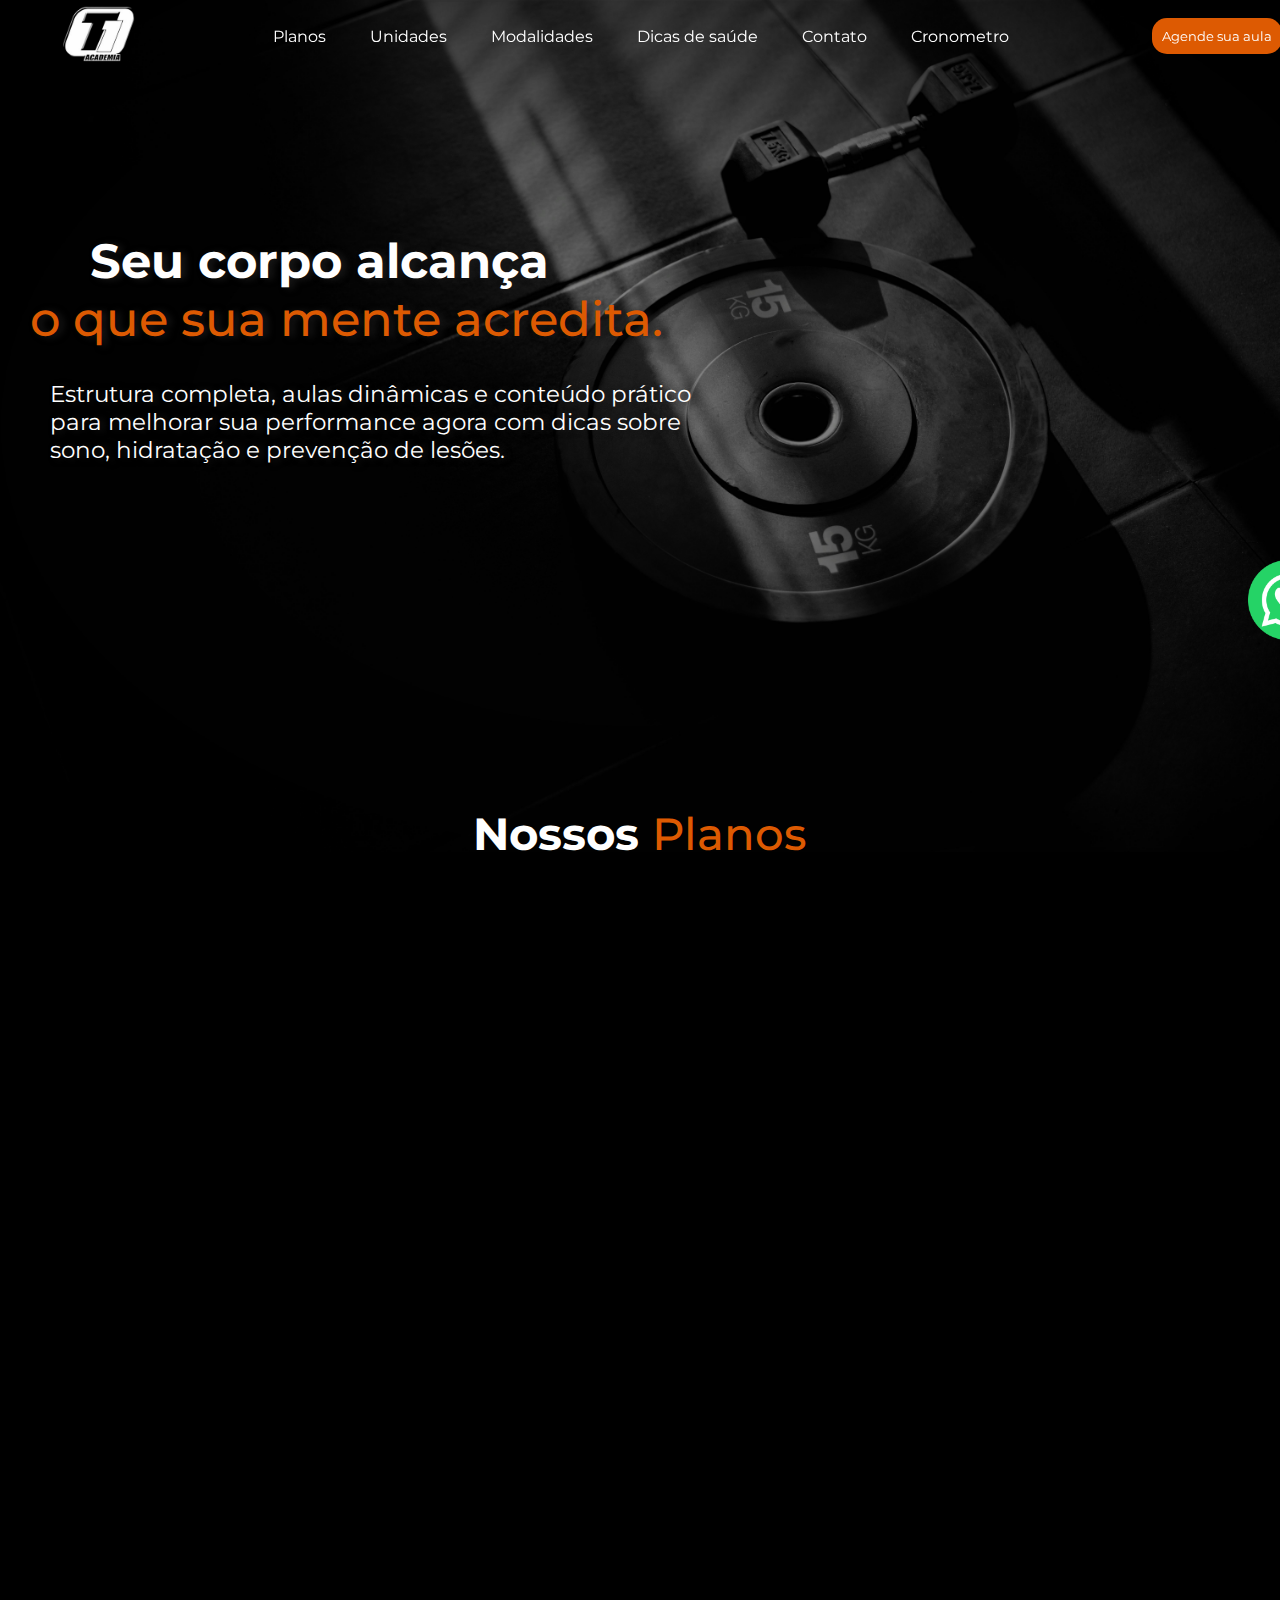
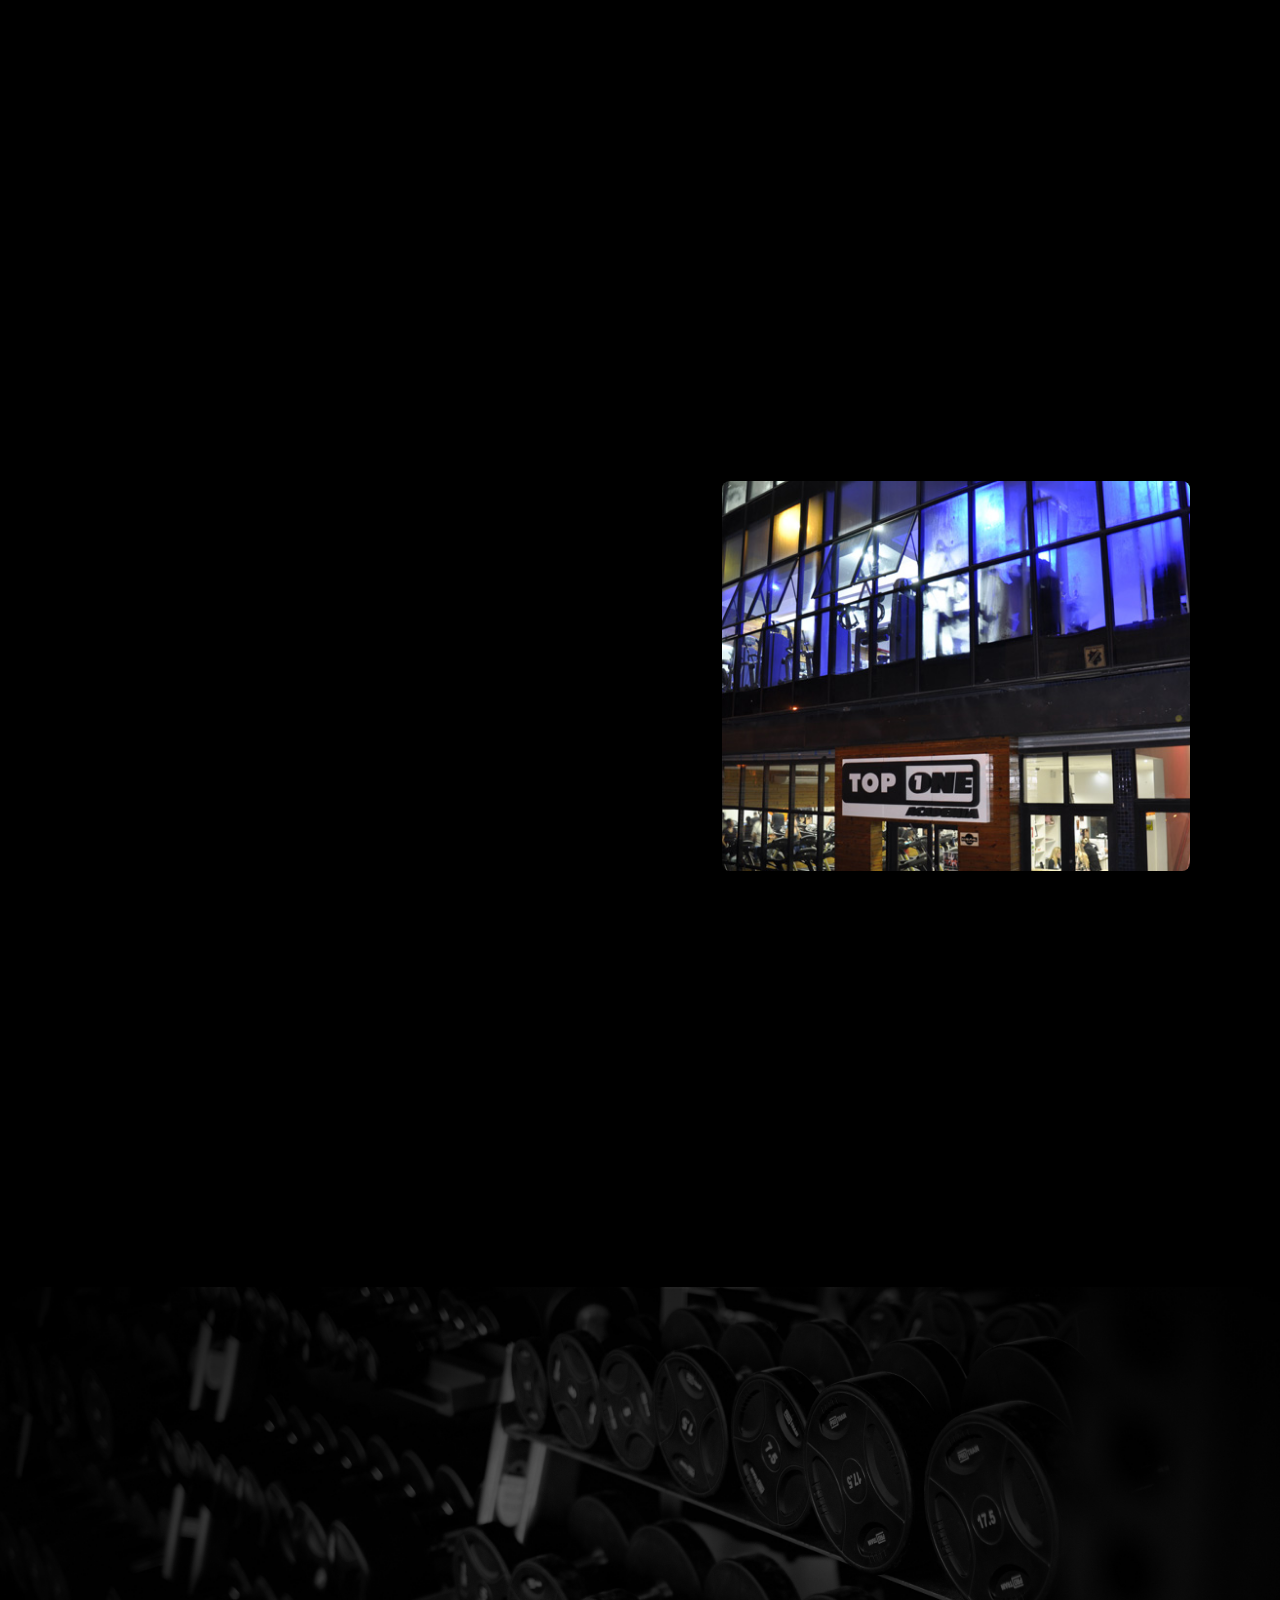
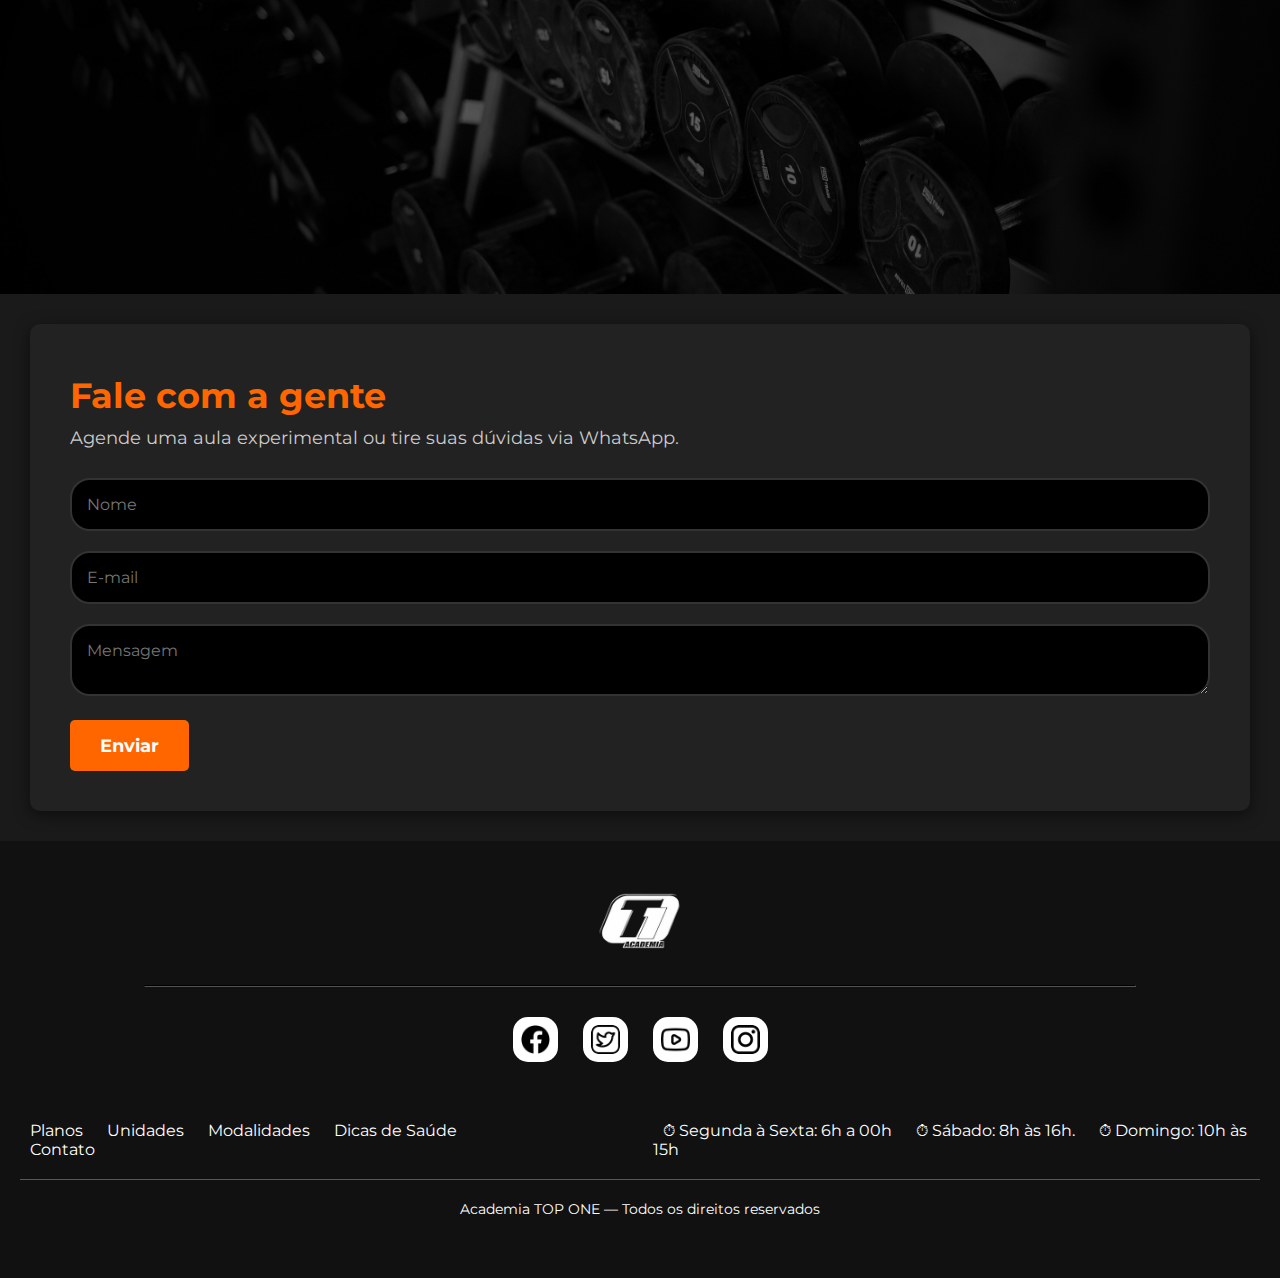
<file: index.html>
<!doctype html>
<html lang="pt-br">

<head>
  <meta charset="utf-8" />
  <meta name="viewport" content="width=device-width,initial-scale=1" />
  <title>Top One Academia</title>
  <link rel="shortcut icon" href="./img/logo t1.png" type="image/x-icon">

  <link rel="preconnect" href="https://fonts.googleapis.com">
  <link rel="preconnect" href="https://fonts.gstatic.com" crossorigin>
  <link href="https://fonts.googleapis.com/css2?family=Montserrat:ital,wght@0,100..900;1,100..900&display=swap"
    rel="stylesheet">
  <link rel="stylesheet" href="./css/style.css">
</head>

<body>

  <header>
    <div class="nav">
      <div class="logonav"><a href="./index.html"><img src="./img/logo t2 nav.png" alt="logo1"></a></div>
      <button class="hamburguer">
        <span></span>
        <span></span>
        <span></span>
      </button>
      <nav>
        <div>
          <ul class="nav-list">
            <li class="li"><a href="#planos" class="a">Planos</a></li>
            <li class="li"><a href="#unidades" class="a">Unidades</a></li>
            <li class="li"><a href="#modalidades" class="a">Modalidades</a></li>
            <li class="li"><a href="#saude" class="a">Dicas de saúde</a></li>
            <li class="li"><a href="#contato" class="a">Contato</a></li>
            <li class="li"><a href="./html/cronometro.html" class="a">Cronometro</a></li>
          </ul>
        </div>
        <div class="container-mobile-agende">
          <button class="agende-mobile" onclick="agendarAula()">Agende sua aula</button>
        </div>
      </nav>
      <button class="agende" onclick="agendarAula()">Agende sua aula</button>
    </div>
  </header>
  <div class="imgInicio">
    <img src="./img/foto incio.jpg" alt="#">
    <h2 class="txtmotivacao"> Seu corpo alcança<br><b>o que sua mente acredita.</b></h2>
    <p class="p1">Estrutura completa, aulas dinâmicas e conteúdo prático <br> para melhorar sua performance agora com
      dicas sobre <br>
      sono, hidratação e prevenção de lesões.</p>
  </div>
  <a onclick="whats()" href="#" class="imgwpp"><img src="./img/social.png" alt="icon"></a>
  <section id="planos" class="hero">
    <h1 class="slide-left">Nossos <b>Planos</b></h1>
  </section>
  <section class="plans">
    <div class="plangold">
      <h3>Plano Gold</h3><br>
      <p class="acesso">12 Meses de Acesso</p>
      <p><b class="parcela">12x R$ 109,90</b></p>
      <ul>
        <li class="lista">✅ Acesso à todas as unidades</li>
        <li class="lista">✅ Aulas coletivas e musculação</li>
        <li class="lista">✅ Avaliação e acompanhamento</li>
        <li class="lista">✅ Programa PowerDyn</li>
      </ul>
      <button class="btnA" onclick="assinarPlanoGold()">Assinar</button>
    </div>
    <div class="planblack">
      <h2>Mais Vendido</h2>
      <div class="txtBlack">
        <h3 style="margin-top: 33px;">Plano Black</h3><br>
        <p class="acesso">12 Meses de Acesso</p>
        <p class="parcela"> 12x R$ 89,90</p><br>
        <ul>
          <li class="lista2">✅ Treinos guiados na primeira semana</li>
          <li class="lista2">✅ Aulas exclusivas uma vez por mês</li>
          <li class="lista2">✅ Acesso a máquinas avançadas</li>
        </ul>
        <button class="btnb" onclick="assinarPlanoBlack()">Assinar</button>
      </div>
    </div>
    <div class="planre">
      <h3>Plano Recorrente</h3><br>
      <p class="acesso">Acesso Mensal</p>
      <p class="parcela">R$ 119,90 / mês</p>
      <ul>
        <li class="lista3">✅ Cancelamento simples sem taxa</li>
        <li class="lista3">✅ trancar plano em viagens curtas</li>
        <li class="lista3">❌ Acesso ilimitado a musculação e cardio</li>
        <li class="lista3">❌ Descontos moderados</li>
      </ul>
      <button class="btnc" onclick="assinarPlanoRecorrente()">Assinar</button>
    </div>
  </section>
  <h2 class="udd slide-left" id="unidades" style="color: white;">Nossas <b>Unidades</b></h2>
  <div class="grade">
    <div class="card pa">
      <img src="./img/sede protasio.jpg" alt="imagem_und">
      <div class="card-info">
        <h3 style="color:  rgb(221, 90, 2);">Protásio Alves</h3>
        <p>Porto Alegre</p>
        <a href="./html/protasio.html" class="btn-detalhes">Detalhes</a>
      </div>
    </div>
    <div class="card ba">
      <img src="./img/sede barao.jpg" alt="imagem_und">
      <div class="card-info">
        <h3 style="color:  rgb(221, 90, 2);;">Barão</h3>
        <p>Porto Alegre</p>
        <a href="./html/barao.html" class="btn-detalhes">Detalhes</a>
      </div>
    </div>
    <div class="card as">
      <img src="./img/sede passo de areia.jpg" alt="imagem_und">
      <div class="card-info">
        <h3 style="color:  rgb(221, 90, 2);">Passo D'Areia</h3>
        <p>Porto Alegre</p>
        <a href="./html/p_areia.html" class="btn-detalhes">Detalhes</a>
      </div>
    </div>
  </div>

  <section class="sobre-nos" id="sobre-nos">
    <div class="sobre-wrapper">
      <div class="sobre-texto animar">
        <h2 class="slide-left"><b>Sobre nós</b> </h2>
        <h3>Transformando pessoas todos os dias</h3>
        <p>
          Na Top One, nosso objetivo vai muito além do treino.
          Aqui, criamos uma experiência completa para ajudar você a alcançar o seu máximo potencial.
        </p>
        <p>
          Com estrutura premium, ambiente motivador e acompanhamento profissional,
          evoluímos com cada aluno passo a passo, conquista por conquista.
        </p>
      </div>
      <div class="sobre-img"></div>
    </div>
  </section>


  <h2 class="modalidade slide-left" id="modalidades" style="color: white;"><b>Modalidades</b> da Academia</h2>
  <section id="modalidades" class="modalities">
    <div class="gridM">

      <div class="cardM" onclick="openModal('modal-video', 'https://www.youtube.com/embed/Fc7xyP5tLPc')">
        <p>Musculação</p>
        <img src="./img/icons modalidades/musculacao.png" alt="musculacao">
      </div>
      <div class="cardM" onclick="openModal('modal-video', 'https://www.youtube.com/embed/rYvJEgOBjdA')">
        <p>Spinning</p>
        <img src="./img/icons modalidades/spinning.png" alt="bke">
      </div>
      <div class="cardM" onclick="openModal('modal-video', 'https://www.youtube.com/embed/R1dxDXCvz1U')">
        <p>Pilates</p>
        <img src="./img/icons modalidades/pilates.png" alt="pilates">
      </div>
      <div class="cardM" onclick="openModal('modal-video', 'https://www.youtube.com/embed/Xh1ePRN3Tyw')">
        <p>Ritmos</p>
        <img src="./img/icons modalidades/ritmo.png" alt="">
      </div>
      <div class="cardM" onclick="openModal('modal-video', 'https://www.youtube.com/embed/jMMM6z9dq5E')">
        <p>Funcional</p>
        <img src="./img/icons modalidades/funcional.png" alt="">
      </div>
      <div class="cardM" onclick="openModal('modal-video', 'https://www.youtube.com/embed/Y8X3tMIOCgE')">
        <p>Lutas</p>
        <img src="./img/icons modalidades/luta.png" alt="luta">
      </div>
    </div>
  </section>

  <section class="container" id="saude">
    <div class="saude-txt slide-left">
      <h4>Dicas de <b>Saúde</b></h4>
    </div>
    <div class="caixas">
      <div class="cx caixa1">
        <p class="p_cx1">Auto Cuidado</p>
        <p class="autoCuidado">Você tem cuidado de si mesmo antes e depois dos treinos ?<br><br>
          Sabe como o autocuidado pode melhorar seus resultados na academia ?
        </p>
      </div>
      <div class="cx caixa2">
        <p class="p_cx2">Performance</p>
        <p class="performance">Quer descobrir como aumentar seu desempenho nos treinos sem exagerar na carga?<br><br>
          Será que pequenas mudanças na rotina podem turbinar seus resultados ?</p>
        <a href="./html/saude.html" class="aa"> <button class="btn_performace">Saiba mais</button></a>

      </div>
      <div class="cx caixa3">
        <p class="p_cx3">Hidratação</p>
        <p class="hidratacao">Você bebe água o suficiente durante o treino ?<br><br>
          Sabia que a falta de hidratação pode reduzir sua força e resistência na academia?</p>
      </div>
    </div>
  </section>
  <section id="contato" class="contato">
    <div class="faleAgente">
      <h3>Fale com a gente</h3>
      <p>Agende uma aula experimental ou tire suas dúvidas via WhatsApp.</p>
      <form onsubmit="event.preventDefault(); alert('Mensagem enviada!');">
        <input placeholder="Nome" required />
        <input placeholder="E-mail" required />
        <textarea placeholder="Mensagem" required></textarea>
        <button class="btn">Enviar</button>
      </form>
    </div>
  </section>
  <div id="modal-video" class="modal">
    <div class="modal-content">
      <span class="close-button" onclick="closeModal('modal-video')">×</span>

      <div class="video-responsive">
        <iframe id="youtube-player" width="560" height="315" src="" title="YouTube video player" frameborder="0"
          allow="accelerometer; autoplay; clipboard-write; encrypted-media; gyroscope; picture-in-picture; web-share"
          allowfullscreen>
        </iframe>
      </div>
    </div>
  </div>

  <footer>
    <div class="img_icon_footer">
      <a href="./index.html"> <img src="./img/logo t2 nav.png" alt="logo"></a>
    </div>
    <hr>
    <div class="img_footer">
      <a href="https://web.facebook.com/toponeacademia?_rdc=1&_rdr#" class="aImg"> <img
          src="./img/icons footer/facebook (4).png" alt="img" class="imgFace"></a>
      <a href="https://x.com/toponeacademia" class="aImg"><img src="./img/icons footer/twitter.png" alt="img"></a>
      <a href="https://www.youtube.com/channel/UCvr-j0EEH55COislvT0eu9A" class="aImg"> <img
          src="./img/icons footer/youtube (1).png" alt="img"></a>
      <a href="https://www.instagram.com/toponeacademia/" class="aImg"><img
          src="./img/icons footer/logotipo-do-instagram.png" alt="img"></a>
    </div>
    <div class="listaFooter">
      <ul class="ulFooter">
        <li class="liFooter"><a href="#planos" class="aFooter">Planos</a></li>
        <li class="liFooter"><a href="#unidades" class="aFooter">Unidades</a></li>
        <li class="liFooter"><a href="#modalidades" class="aFooter">Modalidades</a></li>
        <li class="liFooter"><a href="#saude" class="aFooter">Dicas de Saúde</a></li>
        <li class="liFooter"><a href="#contato" class="aFooter">Contato</a></li>
      </ul>
      <nav class="Horarios">
        <ul class="listaHorarios">
          <li class="liHorarios"> ⏱︎ Segunda à Sexta: 6h a 00h</li>
          <li class="liHorarios"> ⏱︎ Sábado: 8h às 16h.</li>
          <li class="liHorarios"> ⏱︎ Domingo: 10h às 15h</li>
        </ul>
      </nav>
    </div>
    <p class="direitos">Academia TOP ONE — Todos os direitos reservados</p>
  </footer>

  <script src="https://eq-web.s3.amazonaws.com/equalweb.js?site-id=XXXX" defer></script>
  <div vw class="enabled">
    <div vw-access-button class="active"></div>
    <div vw-plugin-wrapper>
      <div class="vw-plugin-top-wrapper"></div>
    </div>
  </div>
  <script src="https://vlibras.gov.br/app/vlibras-plugin.js"></script>
  <script>
    new window.VLibras.Widget('https://vlibras.gov.br/app');
  </script>


<script src="./js/script.js"></script>
</body>

</html>
</file>
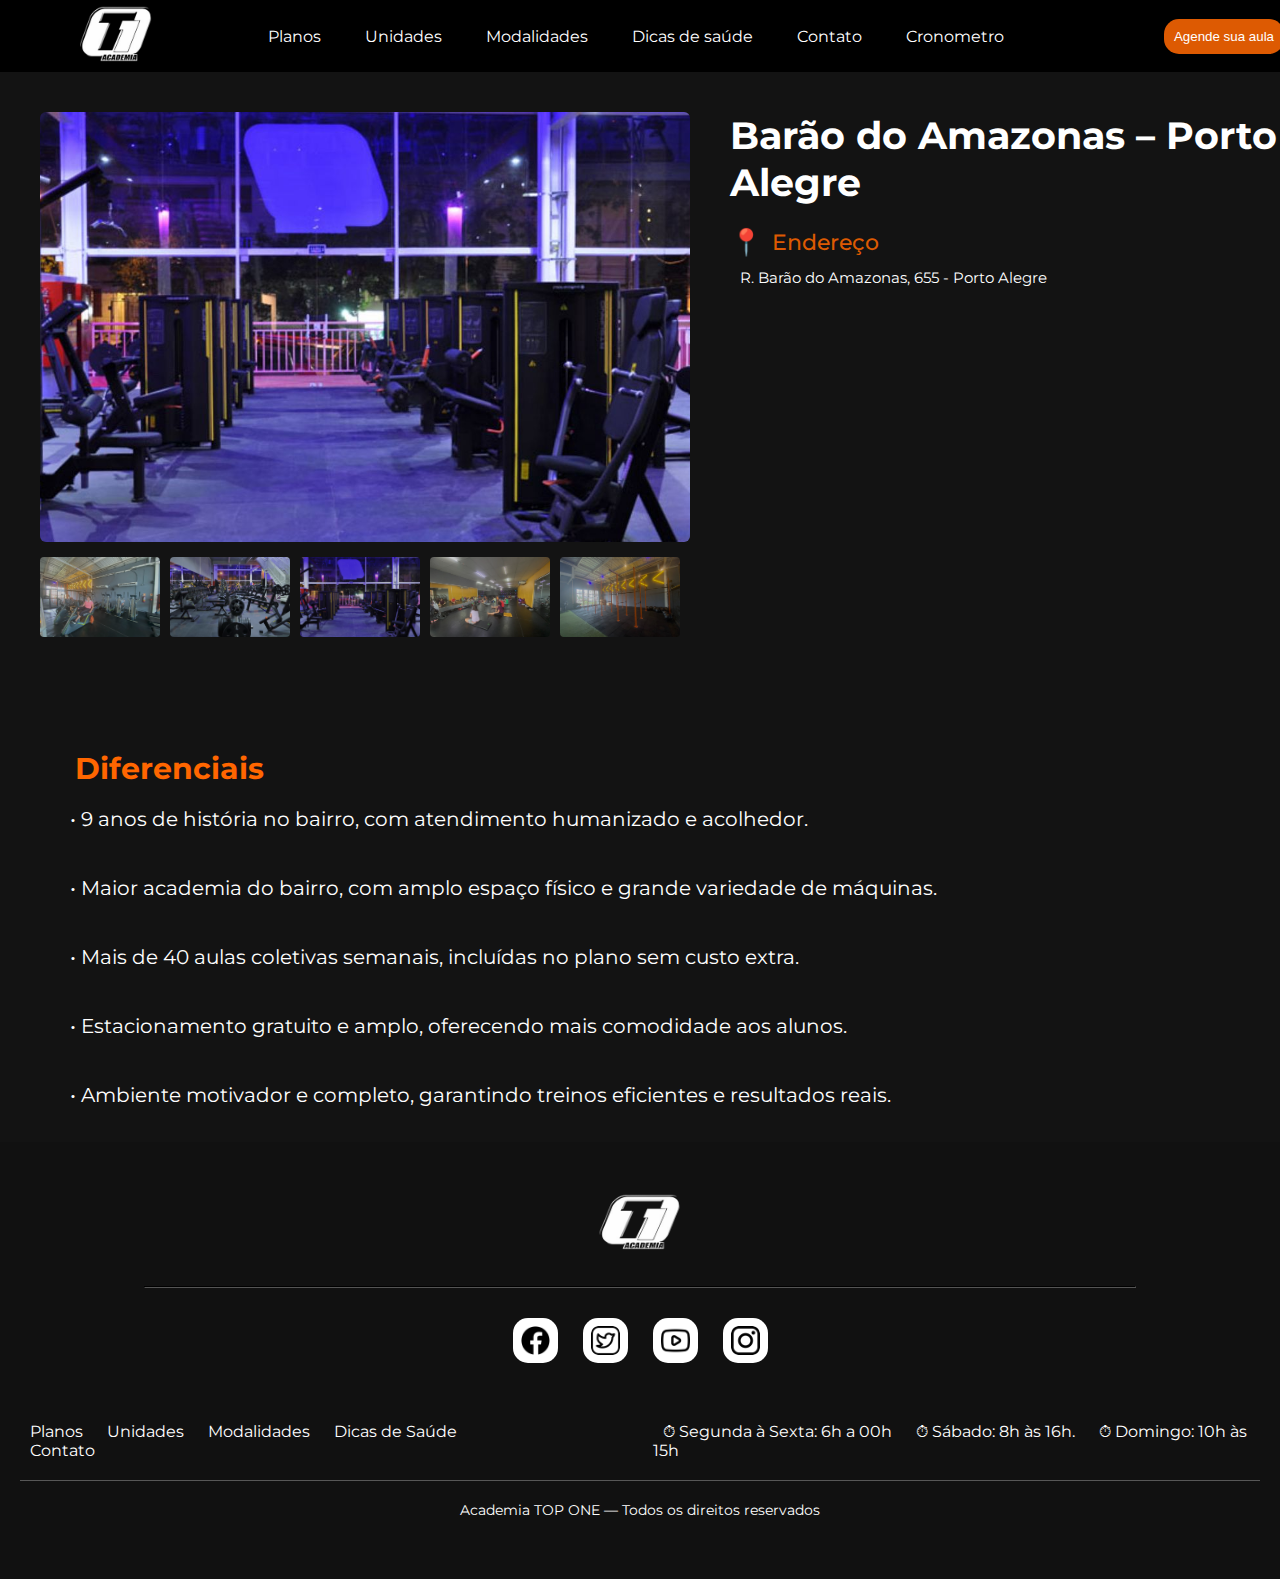
<file: html/barao.html>
<!DOCTYPE html>
<html lang="pt-br">

<head>
  <meta charset="utf-8" />
  <meta name="viewport" content="width=device-width,initial-scale=1" />
  <title>Barão do Amazonas | Top One Academia</title>
  <link rel="shortcut icon" href="../img/logo t1.png" type="image/x-icon">

  <link rel="preconnect" href="https://fonts.googleapis.com">
  <link rel="preconnect" href="https://fonts.gstatic.com" crossorigin>
  <link href="https://fonts.googleapis.com/css2?family=Montserrat:ital,wght@0,100..900;1,100..900&display=swap"
    rel="stylesheet">
  <link rel="stylesheet" href="../css/barao.css">
</head>

<body>
  <header>
    <div class="nav">
      <div class="logonav"><a href="../index.html"><img src="../img/logo t2 nav.png" alt="logo1"></a></div>
      <button class="hamburguer">
        <span></span>
        <span></span>
        <span></span>
      </button>
      <nav>
        <div>
          <ul class="nav-list">
            <li class="li"><a href="..#planos" class="a">Planos</a></li>
            <li class="li"><a href="..#unidades" class="a">Unidades</a></li>
            <li class="li"><a href="..#modalidades" class="a">Modalidades</a></li>
            <li class="li"><a href="..#saude" class="a">Dicas de saúde</a></li>
            <li class="li"><a href="..#contato" class="a">Contato</a></li>
            <li class="li"><a href="../html/cronometro.html" class="a">Cronometro</a></li>
          </ul>
        </div>
        <div class="container-mobile-agende">
          <button class="agende-mobile" onclick="agendarAula()">Agende sua aula</button>
        </div>
      </nav>
      <button class="agende" onclick="agendarAula()">Agende sua aula</button>
    </div>
  </header>

  <section class="unidade-container">
    <div class="galeria">
      <img id="foto-principal" class="foto-principal" src="../img/unidade barao/barao3.jpeg">

      <div class="miniaturas">
        <img onclick="trocarFoto(this)" src="../img/unidade barao/barao1.jpeg">
        <img onclick="trocarFoto(this)" src="../img/unidade barao/barao2.jpeg">
        <img onclick="trocarFoto(this)" src="../img/unidade barao/barao3.jpeg">
        <img onclick="trocarFoto(this)" src="../img/unidade barao/barao4.jpeg">
        <img onclick="trocarFoto(this)" src="../img/unidade barao/barao5.jpeg">
      </div>
    </div>

    <div class="info-unidade">
      <h1 class="titulo-unidade">Barão do Amazonas – Porto Alegre</h1>

      <div class="endereco">
        <span class="icone">&#x1F4CD;</span>
        <h2><b>Endereço</b></h2>
      </div>

      <p class="texto-endereco">
        R. Barão do Amazonas, 655 - Porto Alegre
      </p>

      <div class="mapa">
        <iframe
          src="https://www.google.com/maps/embed?pb=!1m18!1m12!1m3!1d3453.5549318425346!2d-51.189232824446016!3d-30.04962397492098!2m3!1f0!2f0!3f0!3m2!1i1024!2i768!4f13.1!3m3!1m2!1s0x951978196d2c2661%3A0xdd3927e8e2452239!2sTop%20One%20Academia%20-%20Jardim%20Bot%C3%A2nico!5e0!3m2!1spt-BR!2sbr!4v1763778538816!5m2!1spt-BR!2sbr"
          width="600" height="350" style="border:0;" allowfullscreen="" loading="lazy"
          referrerpolicy="no-referrer-when-downgrade"></iframe>
      </div>
    </div>
  </section>
  <div class="info">
    <div class="diferenciais">
      <h2>Diferenciais</h2>
      <ul>
        <li>• 9 anos de história no bairro, com atendimento humanizado e acolhedor.</li>
        <li>• Maior academia do bairro, com amplo espaço físico e grande variedade de máquinas.</li>
        <li>• Mais de 40 aulas coletivas semanais, incluídas no plano sem custo extra.</li>
        <li>• Estacionamento gratuito e amplo, oferecendo mais comodidade aos alunos.</li>
        <li>• Ambiente motivador e completo, garantindo treinos eficientes e resultados reais.</li>
      </ul>
    </div>
  </div>

  <footer>
    <div class="img_icon_footer">
      <a href="../index.html"> <img src="../img/logo t2 nav.png" alt="logo"></a>
    </div>
    <hr>
    <div class="img_footer">
      <a href="https://web.facebook.com/toponeacademia?_rdc=1&_rdr#" class="aImg"> <img
          src="../img/icons footer/facebook (4).png" alt="img" class="imgFace"></a>
      <a href="https://x.com/toponeacademia" class="aImg"><img src="../img/icons footer/twitter.png" alt="img"></a>
      <a href="https://www.youtube.com/channel/UCvr-j0EEH55COislvT0eu9A" class="aImg"> <img
          src="../img/icons footer/youtube (1).png" alt="img"></a>
      <a href="https://www.instagram.com/toponeacademia/" class="aImg"><img
          src="../img/icons footer/logotipo-do-instagram.png" alt="img"></a>
    </div>
    <div class="listaFooter">
      <ul class="ulFooter">
        <li class="liFooter"><a href="..#planos" class="aFooter">Planos</a></li>
        <li class="liFooter"><a href="..#unidades" class="aFooter">Unidades</a></li>
        <li class="liFooter"><a href="..#modalidades" class="aFooter">Modalidades</a></li>
        <li class="liFooter"><a href="..#saude" class="aFooter">Dicas de Saúde</a></li>
        <li class="liFooter"><a href="..#contato" class="aFooter">Contato</a></li>
      </ul>
      <nav class="Horarios">
        <ul class="listaHorarios">
          <li class="liHorarios"> ⏱︎ Segunda à Sexta: 6h a 00h</li>
          <li class="liHorarios"> ⏱︎ Sábado: 8h às 16h.</li>
          <li class="liHorarios"> ⏱︎ Domingo: 10h às 15h</li>
        </ul>
      </nav>
    </div>
    <p class="direitos">Academia TOP ONE — Todos os direitos reservados</p>
  </footer>

  <div vw class="enabled">
    <div vw-access-button class="active"></div>
    <div vw-plugin-wrapper>
      <div class="vw-plugin-top-wrapper"></div>
    </div>
  </div>
  <script src="https://vlibras.gov.br/app/vlibras-plugin.js"></script>
  <script>
    new window.VLibras.Widget('https://vlibras.gov.br/app');
  </script>
  <script src="../js/unidades.js"></script>
</body>

</html>
</file>
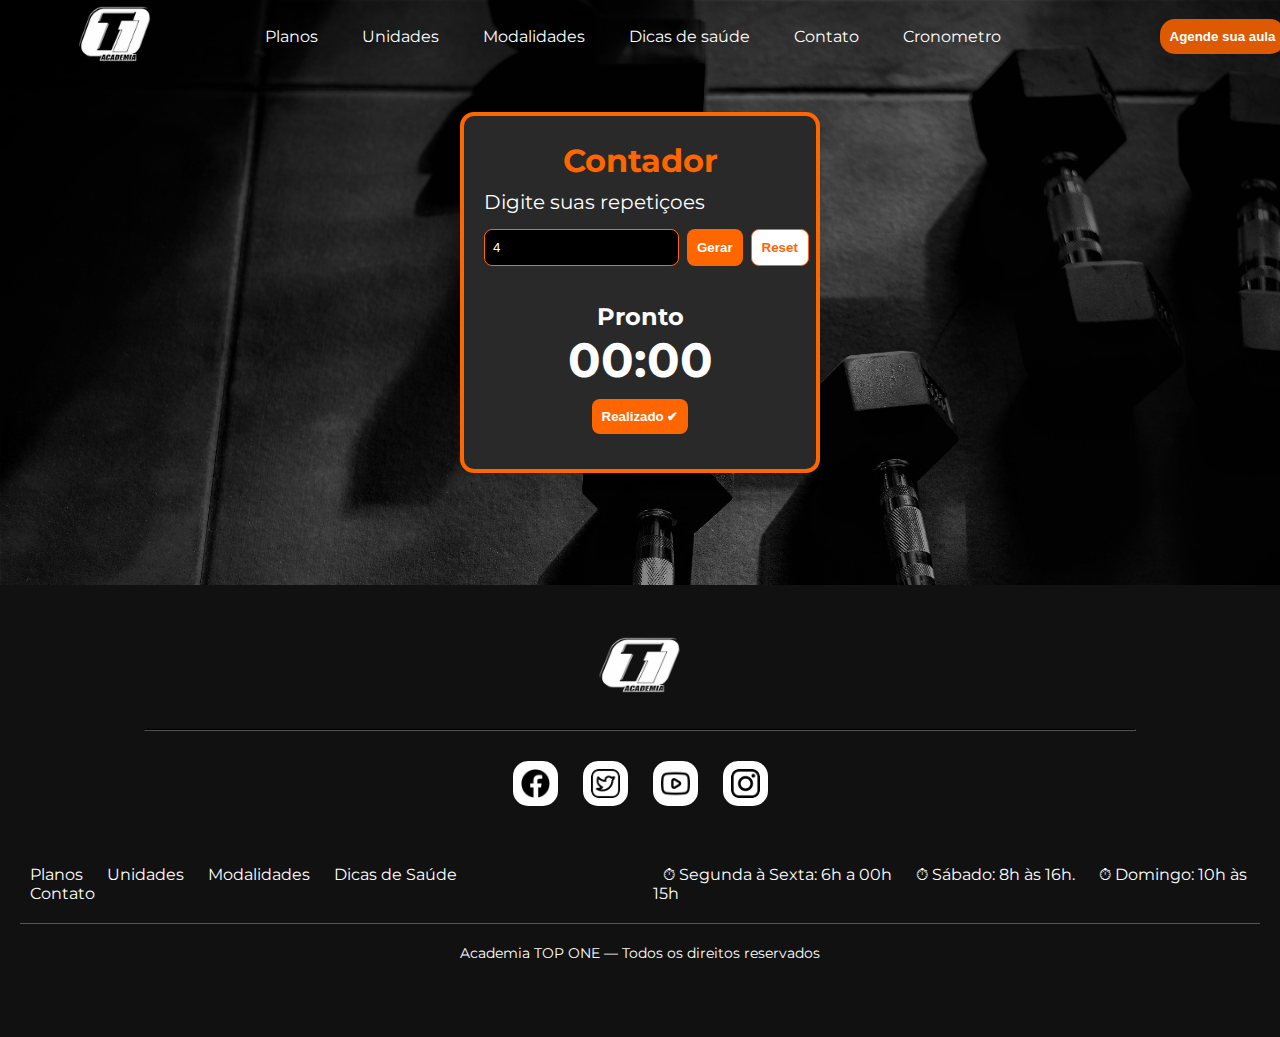
<file: html/cronometro.html>
<!DOCTYPE html>
<html lang="en">

<head>
    <meta charset="utf-8" />
    <meta name="viewport" content="width=device-width,initial-scale=1" />
    <title>Cronometro | Top One Academia</title>
    <link rel="shortcut icon" href="../img/logo t1.png" type="image/x-icon">

    <link rel="preconnect" href="https://fonts.googleapis.com">
    <link rel="preconnect" href="https://fonts.gstatic.com" crossorigin>
    <link href="https://fonts.googleapis.com/css2?family=Montserrat:ital,wght@0,100..900;1,100..900&display=swap"
        rel="stylesheet">
    <link rel="stylesheet" href="../css/cronometro.css">
</head>

<body>
    <header>
        <div class="nav">
            <div class="logonav"><a href="../index.html"><img src="../img/logo t2 nav.png" alt="logo1"></a></div>
            <button class="hamburguer">
                <span></span>
                <span></span>
                <span></span>
            </button>
            <nav>
                <div>
                    <ul class="nav-list">
                        <li class="li"><a href="..#planos" class="a">Planos</a></li>
                        <li class="li"><a href="..#unidades" class="a">Unidades</a></li>
                        <li class="li"><a href="..#modalidades" class="a">Modalidades</a></li>
                        <li class="li"><a href="..#saude" class="a">Dicas de saúde</a></li>
                        <li class="li"><a href="..#contato" class="a">Contato</a></li>
                        <li class="li"><a href="../html/cronometro.html" class="a">Cronometro</a></li>
                    </ul>
                </div>
                <div class="container-mobile-agende">
                    <button class="agende-mobile" onclick="agendarAula()">Agende sua aula</button>
                </div>
            </nav>
            <button class="agende" onclick="agendarAula()">Agende sua aula</button>
        </div>
    </header>
    <div class="container-contador">
        <div class="container">
            <h1>Contador</h1>
            <p>Digite suas repetiçoes</p>

            <div class="control-panel">
                <input type="number" id="inputReps" placeholder="Nº de séries" min="1" value="4">
                <button id="btnGenerate" class="btnGenerate">Gerar</button>
                <button id="btnReset" class="secondary">Reset</button>
            </div>

            <div class="status" id="status"></div>

            <div class="timer-box">
                <h2 id="timerLabel" style="color: white;">Pronto</h2>
                <div id="timer">00:00</div>

                <button id="btnDone">Realizado ✔</button>

                <div class="rest-controls">
                    <button id="btnPause" class="secondary hidden">Pausar</button>
                    <button id="btnSkip" class="danger hidden">Pular</button>
                </div>
            </div>
        </div>
    </div>

    <footer>
        <div class="img_icon_footer">
            <a href="../index.html"> <img src="../img/logo t2 nav.png" alt="logo"></a>
        </div>
        <hr>
        <div class="img_footer">
            <a href="https://web.facebook.com/toponeacademia?_rdc=1&_rdr#" class="aImg"> <img
                    src="../img/icons footer/facebook (4).png" alt="img" class="imgFace"></a>
            <a href="https://x.com/toponeacademia" class="aImg"><img src="../img/icons footer/twitter.png"
                    alt="img"></a>
            <a href="https://www.youtube.com/channel/UCvr-j0EEH55COislvT0eu9A" class="aImg"> <img
                    src="../img/icons footer/youtube (1).png" alt="img"></a>
            <a href="https://www.instagram.com/toponeacademia/" class="aImg"><img
                    src="../img/icons footer/logotipo-do-instagram.png" alt="img"></a>
        </div>
        <div class="listaFooter">
            <ul class="ulFooter">
                <li class="liFooter"><a href="..#planos" class="aFooter">Planos</a></li>
                <li class="liFooter"><a href="..#unidades" class="aFooter">Unidades</a></li>
                <li class="liFooter"><a href="..#modalidades" class="aFooter">Modalidades</a></li>
                <li class="liFooter"><a href="..#saude" class="aFooter">Dicas de Saúde</a></li>
                <li class="liFooter"><a href="..#contato" class="aFooter">Contato</a></li>
            </ul>
            <nav class="Horarios">
                <ul class="listaHorarios">
                    <li class="liHorarios"> ⏱︎ Segunda à Sexta: 6h a 00h</li>
                    <li class="liHorarios"> ⏱︎ Sábado: 8h às 16h.</li>
                    <li class="liHorarios"> ⏱︎ Domingo: 10h às 15h</li>
                </ul>
            </nav>
        </div>
        <p class="direitos">Academia TOP ONE — Todos os direitos reservados</p>
    </footer>

    <script src="../js/cronometro.js"></script>
</body>

</html>
</file>
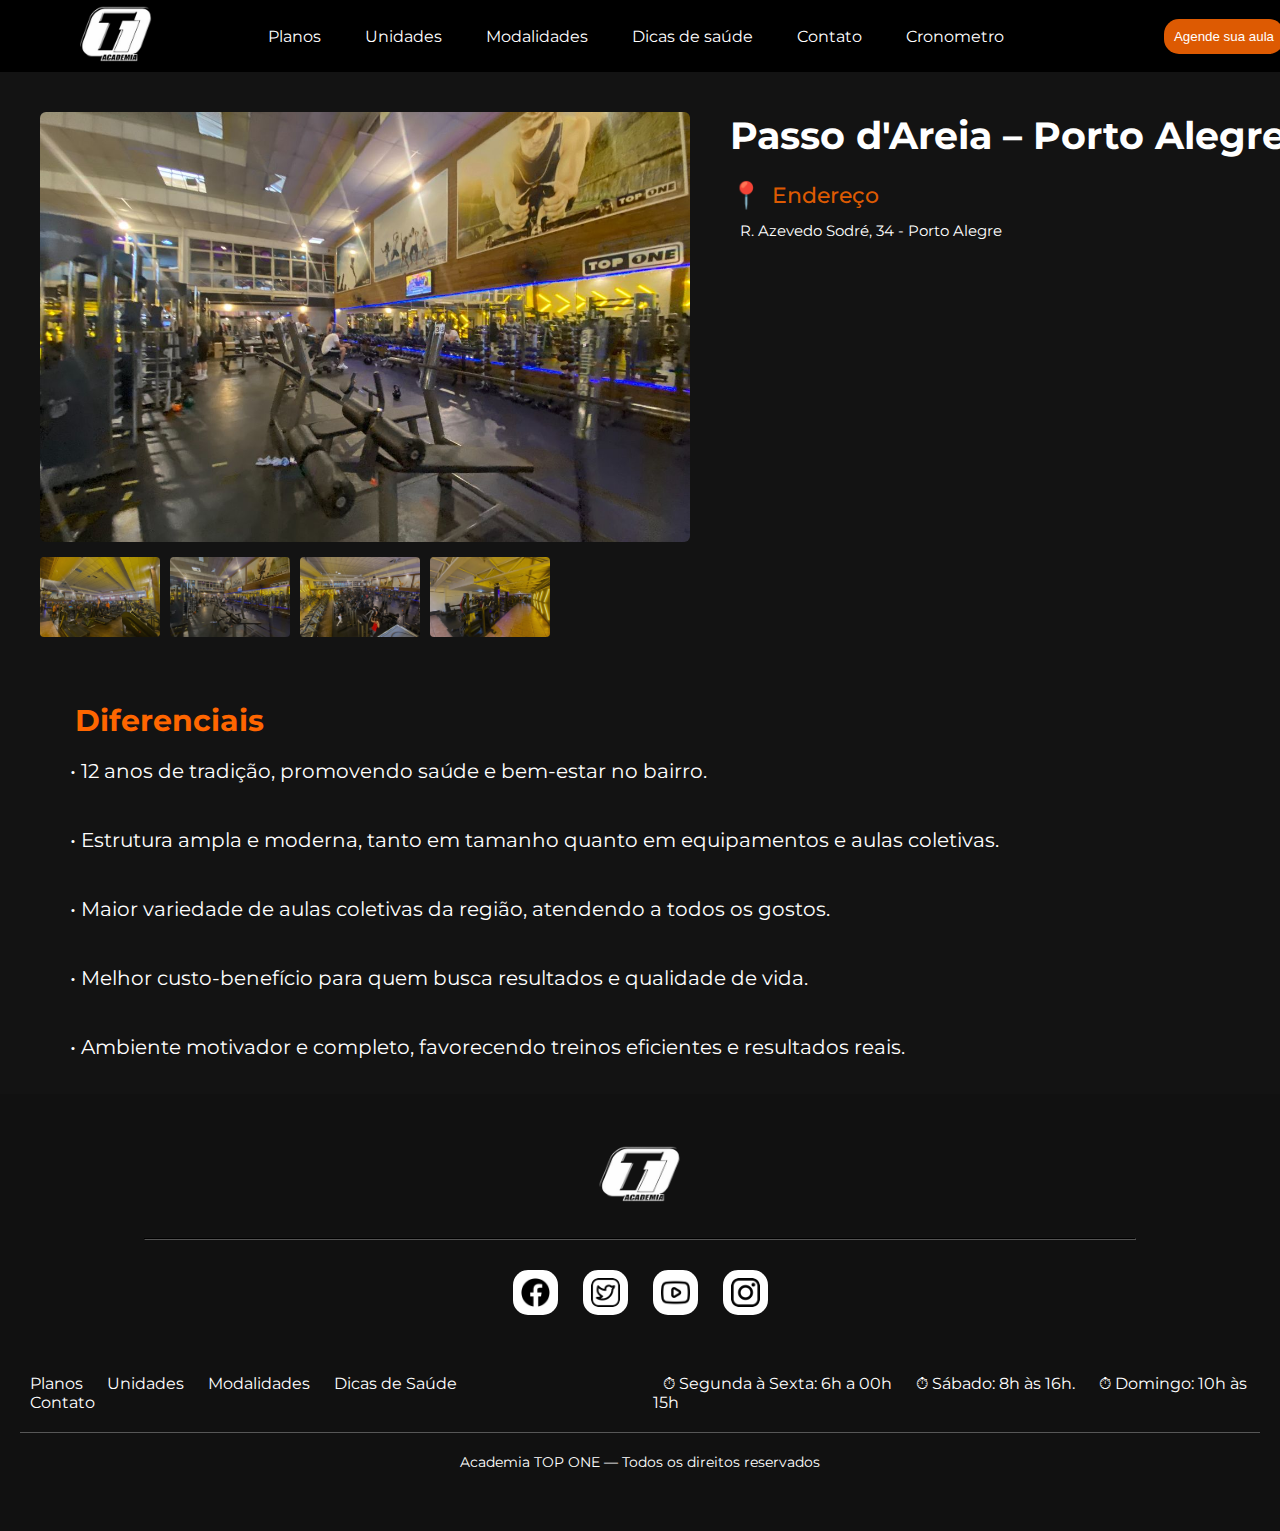
<file: html/p_areia.html>
<!DOCTYPE html>
<html lang="pt-br">

<head>
    <meta charset="utf-8" />
    <meta name="viewport" content="width=device-width,initial-scale=1" />
    <title>Passo d'Areia | Top One Academia</title>
    <link rel="shortcut icon" href="../img/logo t1.png" type="image/x-icon">

    <link rel="preconnect" href="https://fonts.googleapis.com">
    <link rel="preconnect" href="https://fonts.gstatic.com" crossorigin>
    <link href="https://fonts.googleapis.com/css2?family=Montserrat:ital,wght@0,100..900;1,100..900&display=swap"
        rel="stylesheet">
    <link rel="stylesheet" href="../css/p_areia.css">
</head>

<body>
    <header>
        <div class="nav">
            <div class="logonav"><a href="../index.html"><img src="../img/logo t2 nav.png" alt="logo1"></a></div>
            <button class="hamburguer">
                <span></span>
                <span></span>
                <span></span>
            </button>
            <nav>
                <div>
                    <ul class="nav-list">
                        <li class="li"><a href="..#planos" class="a">Planos</a></li>
                        <li class="li"><a href="..#unidades" class="a">Unidades</a></li>
                        <li class="li"><a href="..#modalidades" class="a">Modalidades</a></li>
                        <li class="li"><a href="..#saude" class="a">Dicas de saúde</a></li>
                        <li class="li"><a href="..#contato" class="a">Contato</a></li>
                        <li class="li"><a href="../html/cronometro.html" class="a">Cronometro</a></li>
                    </ul>
                </div>
                <div class="container-mobile-agende">
                    <button class="agende-mobile" onclick="agendarAula()">Agende sua aula</button>
                </div>
            </nav>
            <button class="agende" onclick="agendarAula()">Agende sua aula</button>
        </div>
    </header>

    <section class="unidade-container">
        <div class="galeria">
            <img id="foto-principal" class="foto-principal" src="../img/unidade p_areia/p_areia3.jpeg">

            <div class="miniaturas">
                <img onclick="trocarFoto(this)" src="../img/unidade p_areia/p_areia2.jpeg">
                <img onclick="trocarFoto(this)" src="../img/unidade p_areia/p_areia3.jpeg">
                <img onclick="trocarFoto(this)" src="../img/unidade p_areia/p_areia4.jpeg">
                <img onclick="trocarFoto(this)" src="../img/unidade p_areia/p_areia5.jpeg">
            </div>
        </div>

        <div class="info-unidade">
            <h1 class="titulo-unidade">Passo d'Areia – Porto Alegre</h1>

            <div class="endereco">
                <span class="icone">&#x1F4CD;</span>
                <h2><b>Endereço</b></h2>
            </div>

            <p class="texto-endereco">
                R. Azevedo Sodré, 34 - Porto Alegre
            </p>

            <div class="mapa">
                <iframe
                    src="https://www.google.com/maps/embed?pb=!1m18!1m12!1m3!1d3454.6768574353805!2d-51.173305824447255!3d-30.017433774937185!2m3!1f0!2f0!3f0!3m2!1i1024!2i768!4f13.1!3m3!1m2!1s0x951977c233be523f%3A0x4b82108d9820e06!2sTop%20One%20Academia%20-%20Passo%20d&#39;Areia%20(100m%20da%20Pl%C3%ADnio%20e%20Anita)!5e0!3m2!1spt-BR!2sbr!4v1763780828720!5m2!1spt-BR!2sbr"
                    width="600" height="300" style="border:0;" allowfullscreen="" loading="lazy"
                    referrerpolicy="no-referrer-when-downgrade"></iframe>
            </div>
        </div>
    </section>
    <div class="info">
        <div class="diferenciais">
            <h2>Diferenciais</h2>
            <ul>
                <li>• 12 anos de tradição, promovendo saúde e bem-estar no bairro.</li>
                <li>• Estrutura ampla e moderna, tanto em tamanho quanto em equipamentos e aulas coletivas.</li>
                <li>• Maior variedade de aulas coletivas da região, atendendo a todos os gostos.</li>
                <li>• Melhor custo-benefício para quem busca resultados e qualidade de vida.</li>
                <li>• Ambiente motivador e completo, favorecendo treinos eficientes e resultados reais.</li>
            </ul>
        </div>
    </div>

    <footer>
        <div class="img_icon_footer">
            <a href="../index.html"> <img src="../img/logo t2 nav.png" alt="logo"></a>
        </div>
        <hr>
        <div class="img_footer">
            <a href="https://web.facebook.com/toponeacademia?_rdc=1&_rdr#" class="aImg"> <img
                    src="../img/icons footer/facebook (4).png" alt="img" class="imgFace"></a>
            <a href="https://x.com/toponeacademia" class="aImg"><img src="../img/icons footer/twitter.png"
                    alt="img"></a>
            <a href="https://www.youtube.com/channel/UCvr-j0EEH55COislvT0eu9A" class="aImg"> <img
                    src="../img/icons footer/youtube (1).png" alt="img"></a>
            <a href="https://www.instagram.com/toponeacademia/" class="aImg"><img
                    src="../img/icons footer/logotipo-do-instagram.png" alt="img"></a>
        </div>
        <div class="listaFooter">
            <ul class="ulFooter">
                <li class="liFooter"><a href="..#planos" class="aFooter">Planos</a></li>
                <li class="liFooter"><a href="..#unidades" class="aFooter">Unidades</a></li>
                <li class="liFooter"><a href="..#modalidades" class="aFooter">Modalidades</a></li>
                <li class="liFooter"><a href="..#saude" class="aFooter">Dicas de Saúde</a></li>
                <li class="liFooter"><a href="..#contato" class="aFooter">Contato</a></li>
            </ul>
            <nav class="Horarios">
                <ul class="listaHorarios">
                    <li class="liHorarios"> ⏱︎ Segunda à Sexta: 6h a 00h</li>
                    <li class="liHorarios"> ⏱︎ Sábado: 8h às 16h.</li>
                    <li class="liHorarios"> ⏱︎ Domingo: 10h às 15h</li>
                </ul>
            </nav>
        </div>
        <p class="direitos">Academia TOP ONE — Todos os direitos reservados</p>
    </footer>

    <div vw class="enabled">
        <div vw-access-button class="active"></div>
        <div vw-plugin-wrapper>
            <div class="vw-plugin-top-wrapper"></div>
        </div>
    </div>
    <script src="https://vlibras.gov.br/app/vlibras-plugin.js"></script>
    <script>
        new window.VLibras.Widget('https://vlibras.gov.br/app');
    </script>

    <script src="../js/unidades.js"></script>
</body>

</html>
</file>
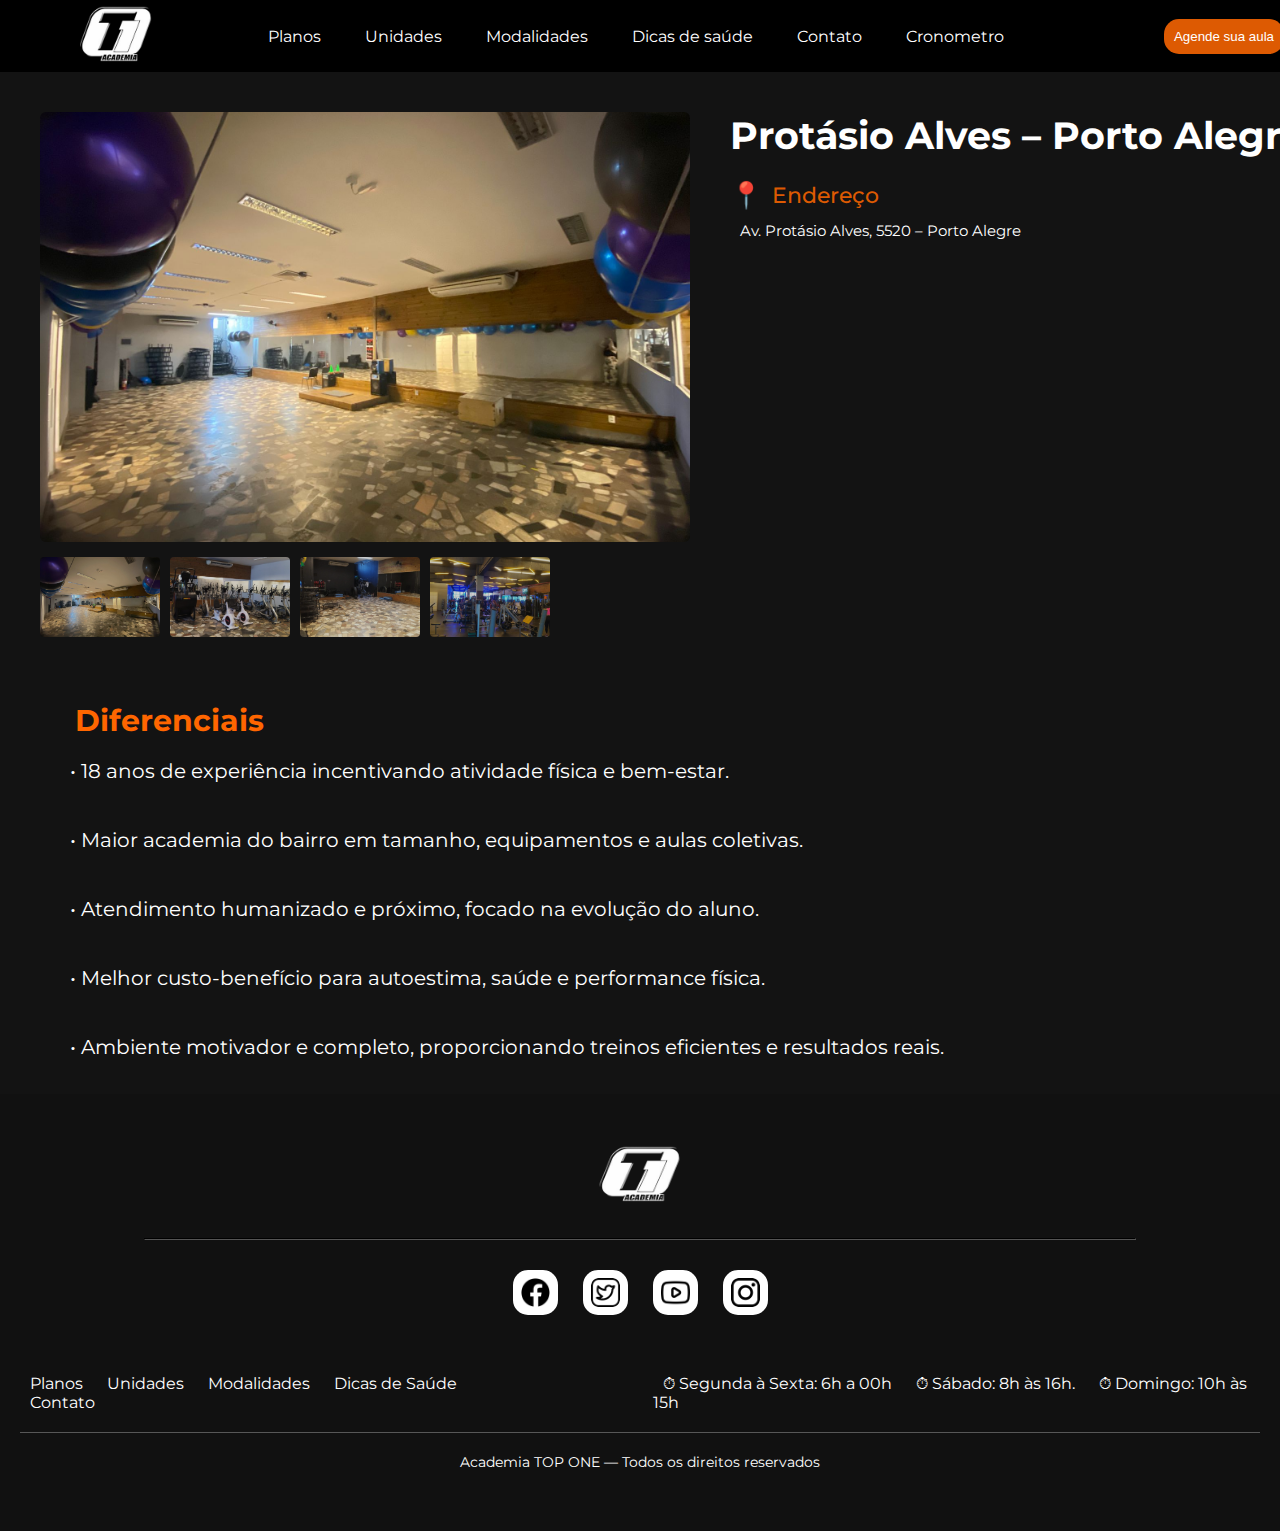
<file: html/protasio.html>
<!DOCTYPE html>
<html lang="pt-br">

<head>
  <meta charset="utf-8" />
  <meta name="viewport" content="width=device-width,initial-scale=1" />
  <title>Protásio | Top One Academia</title>
  <link rel="shortcut icon" href="../img/logo t1.png" type="image/x-icon">

  <link rel="preconnect" href="https://fonts.googleapis.com">
  <link rel="preconnect" href="https://fonts.gstatic.com" crossorigin>
  <link href="https://fonts.googleapis.com/css2?family=Montserrat:ital,wght@0,100..900;1,100..900&display=swap"
    rel="stylesheet">
  <link rel="stylesheet" href="../css/protasio.css">
</head>

<body>
  <header>
    <div class="nav">
      <div class="logonav"><a href="../index.html"><img src="../img/logo t2 nav.png" alt="logo1"></a></div>
      <button class="hamburguer">
        <span></span>
        <span></span>
        <span></span>
      </button>
      <nav>
        <div>
          <ul class="nav-list">
            <li class="li"><a href="..#planos" class="a">Planos</a></li>
            <li class="li"><a href="..#unidades" class="a">Unidades</a></li>
            <li class="li"><a href="..#modalidades" class="a">Modalidades</a></li>
            <li class="li"><a href="..#saude" class="a">Dicas de saúde</a></li>
            <li class="li"><a href="..#contato" class="a">Contato</a></li>
            <li class="li"><a href="../html/cronometro.html" class="a">Cronometro</a></li>
          </ul>
        </div>
        <div class="container-mobile-agende">
          <button class="agende-mobile" onclick="agendarAula()">Agende sua aula</button>
        </div>
      </nav>
      <button class="agende" onclick="agendarAula()">Agende sua aula</button>
    </div>
  </header>
  <section class="unidade-container">
    <div class="galeria">
      <img id="foto-principal" class="foto-principal" src="../img/unidade protasio/protasio1.jpeg">

      <div class="miniaturas">
        <img onclick="trocarFoto(this)" src="../img/unidade protasio/protasio1.jpeg">
        <img onclick="trocarFoto(this)" src="../img/unidade protasio/protasio2.jpeg">
        <img onclick="trocarFoto(this)" src="../img/unidade protasio/protasio3.jpeg">
        <img onclick="trocarFoto(this)" src="../img/unidade protasio/protasio4.jpeg">
      </div>
    </div>

    <div class="info-unidade">
      <h1 class="titulo-unidade">Protásio Alves – Porto Alegre</h1>

      <div class="endereco">
        <span class="icone">&#x1F4CD;</span>
        <h2><b>Endereço</b></h2>
      </div>

      <p class="texto-endereco">
        Av. Protásio Alves, 5520 – Porto Alegre
      </p>

      <div class="mapa">
        <iframe
          src="https://www.google.com/maps/embed?pb=!1m18!1m12!1m3!1d3453.858591781297!2d-51.15869902444655!3d-30.04091447492535!2m3!1f0!2f0!3f0!3m2!1i1024!2i768!4f13.1!3m3!1m2!1s0x95197779aaaaaaab%3A0x1326c0475cf68359!2sTop%20One%20Academia!5e0!3m2!1spt-BR!2sbr!4v1763755773615!5m2!1spt-BR!2sbr"
          width="600" height="300" style="border:0;" allowfullscreen="" loading="lazy"
          referrerpolicy="no-referrer-when-downgrade"></iframe>
      </div>
    </div>
  </section>
  <div class="info">
    <div class="diferenciais">
      <h2>Diferenciais</h2>
      <ul>
        <li>• 18 anos de experiência incentivando atividade física e bem-estar.</li>
        <li>• Maior academia do bairro em tamanho, equipamentos e aulas coletivas.</li>
        <li>• Atendimento humanizado e próximo, focado na evolução do aluno.</li>
        <li>• Melhor custo-benefício para autoestima, saúde e performance física.</li>
        <li>• Ambiente motivador e completo, proporcionando treinos eficientes e resultados reais.</li>
      </ul>
    </div>
  </div>


  <footer>
    <div class="img_icon_footer">
      <a href="../index.html"> <img src="../img/logo t2 nav.png" alt="logo"></a>
    </div>
    <hr>
    <div class="img_footer">
      <a href="https://web.facebook.com/toponeacademia?_rdc=1&_rdr#" class="aImg"> <img
          src="../img/icons footer/facebook (4).png" alt="img" class="imgFace"></a>
      <a href="https://x.com/toponeacademia" class="aImg"><img src="../img/icons footer/twitter.png" alt="img"></a>
      <a href="https://www.youtube.com/channel/UCvr-j0EEH55COislvT0eu9A" class="aImg"> <img
          src="../img/icons footer/youtube (1).png" alt="img"></a>
      <a href="https://www.instagram.com/toponeacademia/" class="aImg"><img
          src="../img/icons footer/logotipo-do-instagram.png" alt="img"></a>
    </div>
    <div class="listaFooter">
      <ul class="ulFooter">
        <li class="liFooter"><a href="..#planos" class="aFooter">Planos</a></li>
        <li class="liFooter"><a href="..#unidades" class="aFooter">Unidades</a></li>
        <li class="liFooter"><a href="..#modalidades" class="aFooter">Modalidades</a></li>
        <li class="liFooter"><a href="..#saude" class="aFooter">Dicas de Saúde</a></li>
        <li class="liFooter"><a href="..#contato" class="aFooter">Contato</a></li>
      </ul>
      <nav class="Horarios">
        <ul class="listaHorarios">
          <li class="liHorarios"> ⏱︎ Segunda à Sexta: 6h a 00h</li>
          <li class="liHorarios"> ⏱︎ Sábado: 8h às 16h.</li>
          <li class="liHorarios"> ⏱︎ Domingo: 10h às 15h</li>
        </ul>
      </nav>
    </div>
    <p class="direitos">Academia TOP ONE — Todos os direitos reservados</p>
  </footer>

  <div vw class="enabled">
    <div vw-access-button class="active"></div>
    <div vw-plugin-wrapper>
      <div class="vw-plugin-top-wrapper"></div>
    </div>
  </div>
  <script src="https://vlibras.gov.br/app/vlibras-plugin.js"></script>
  <script>
    new window.VLibras.Widget('https://vlibras.gov.br/app');
  </script>

  <script src="../js/unidades.js"></script>
</body>

</html
</file>
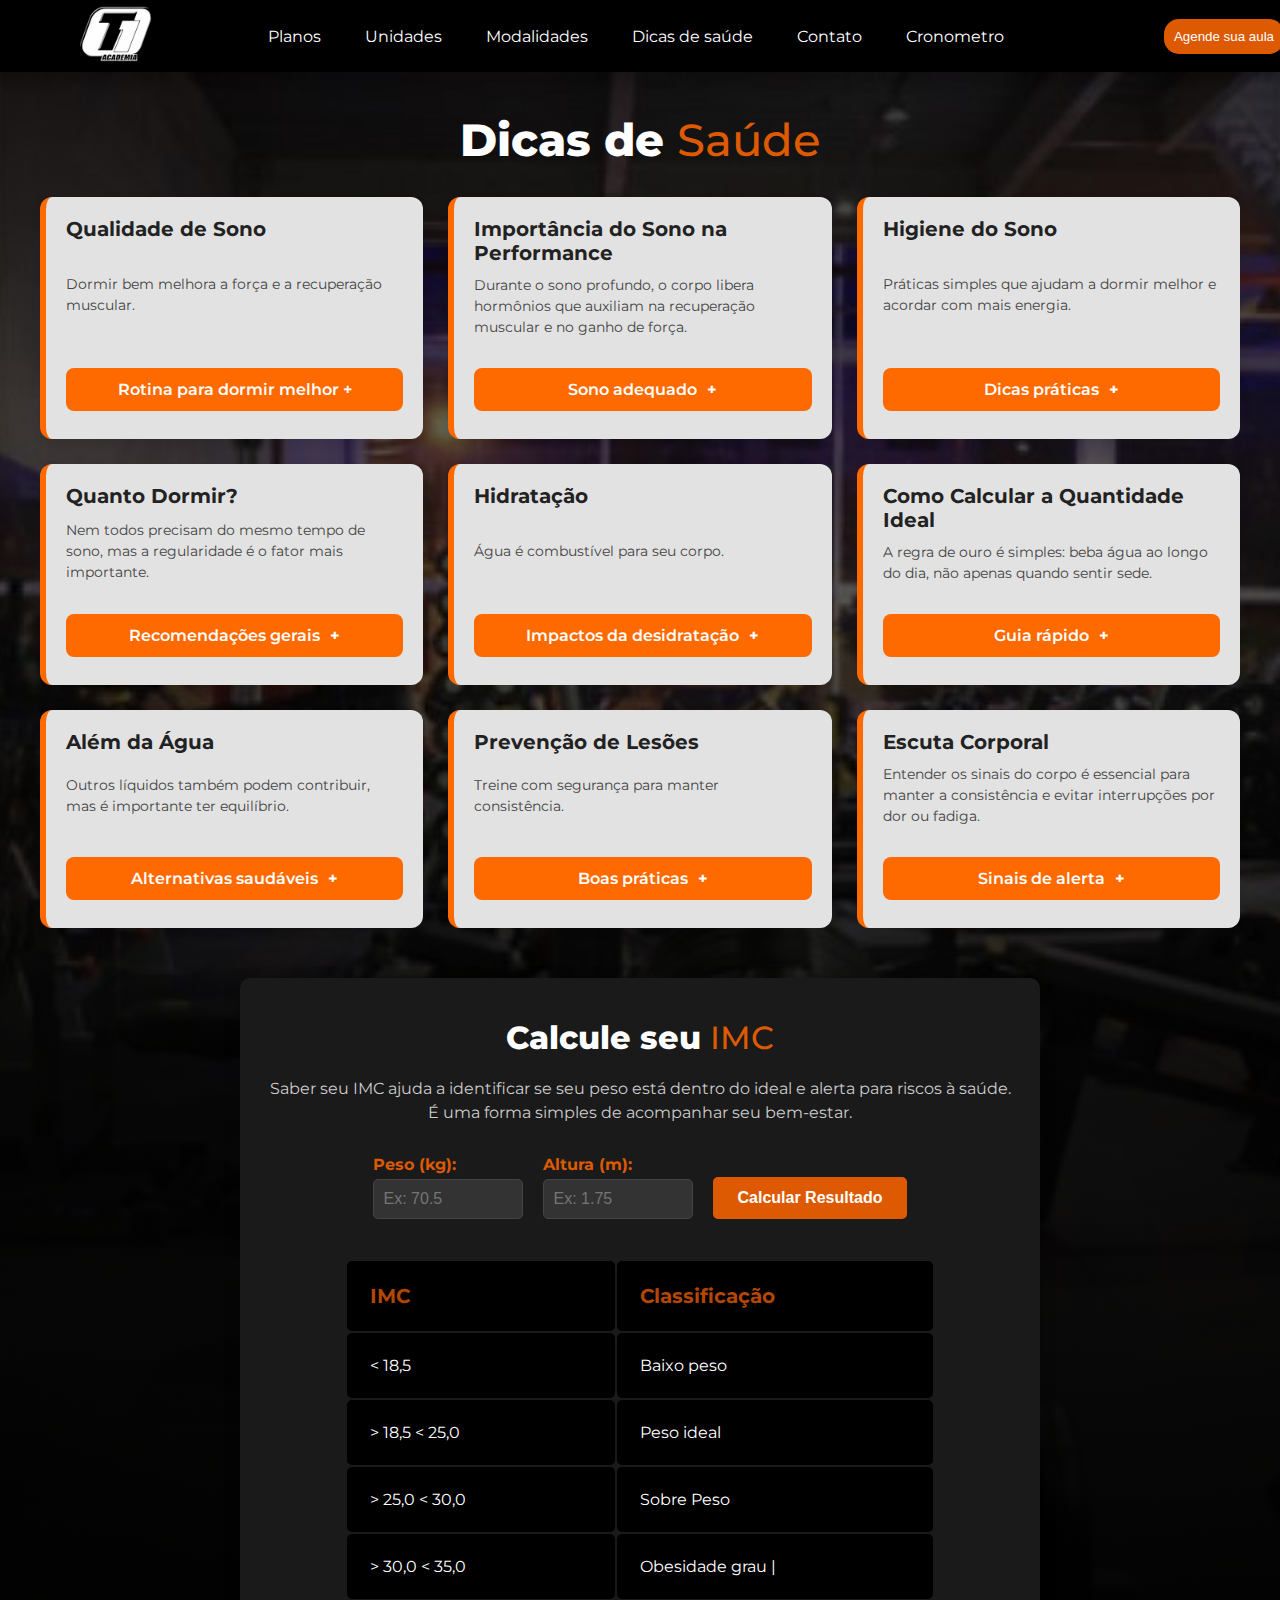
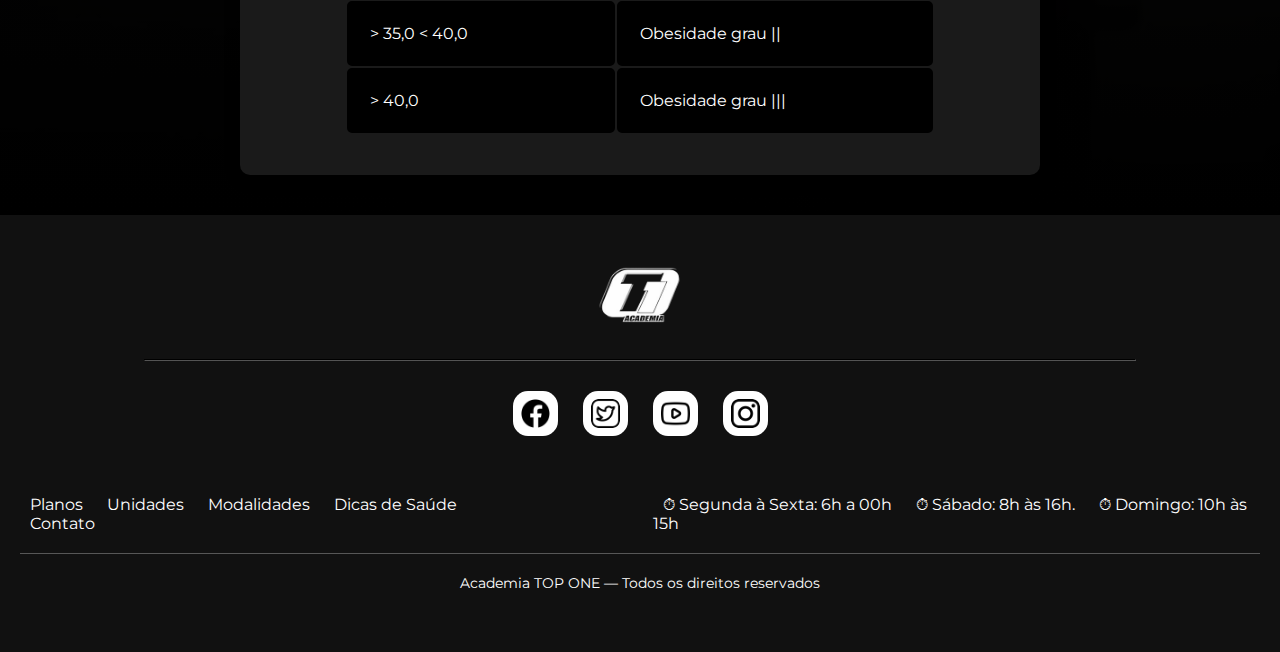
<file: html/saude.html>
<!DOCTYPE html>
<html lang="pt-BR">

<head>
    <meta charset="utf-8" />
    <meta name="viewport" content="width=device-width,initial-scale=1" />
    <title>Saúde | Top One Academia</title>
    <link rel="shortcut icon" href="../img/logo t1.png" type="image/x-icon">

    <link rel="preconnect" href="https://fonts.googleapis.com">
    <link rel="preconnect" href="https://fonts.gstatic.com" crossorigin>
    <link href="https://fonts.googleapis.com/css2?family=Montserrat:ital,wght@0,100..900;1,100..900&display=swap"
        rel="stylesheet">
    <link rel="stylesheet" href="../css/saude.css">
</head>

<body>
    <header>
        <div class="nav">
            <div class="logonav"><a href="../index.html"><img src="../img/logo t2 nav.png" alt="logo1"></a></div>
            <button class="hamburguer">
                <span></span>
                <span></span>
                <span></span>
            </button>
            <nav>
                <div>
                    <ul class="nav-list">
                        <li class="li"><a href="..#planos" class="a">Planos</a></li>
                        <li class="li"><a href="..#unidades" class="a">Unidades</a></li>
                        <li class="li"><a href="..#modalidades" class="a">Modalidades</a></li>
                        <li class="li"><a href="..#saude" class="a">Dicas de saúde</a></li>
                        <li class="li"><a href="..#contato" class="a">Contato</a></li>
                        <li class="li"><a href="../html/cronometro.html" class="a">Cronometro</a></li>
                    </ul>
                </div>
                <div class="container-mobile-agende">
                    <button class="agende-mobile" onclick="agendarAula()">Agende sua aula</button>
                </div>
            </nav>
            <button class="agende" onclick="agendarAula()">Agende sua aula</button>
        </div>
    </header>

    <section id="saude" class="health">
        <h2>Dicas de <b>Saúde</b></h2>
        <div class="grids">
            <article class="cardl sono">
                <h3>Qualidade de Sono</h3>
                <p>Dormir bem melhora a força e a recuperação muscular.</p>
                <div class="accordion">
                    <div class="toggle">Rotina para dormir melhor + </div>
                    <div class="hidden">
                        <ul>
                            <li class="listaD">Mantenha horários consistentes.</li>
                            <li class="listaD">Evite telas antes de dormir.</li>
                            <li class="listaD">Ambiente escuro e silencioso.</li>
                        </ul>
                    </div>
                </div>
            </article>

            <article class="cardl performance">
                <h3>Importância do Sono na Performance</h3>
                <p>Durante o sono profundo, o corpo libera hormônios que auxiliam na recuperação muscular e no ganho de
                    força.
                </p>
                <div class="accordion">
                    <div class="toggle">Sono adequado<span>+</span></div>
                    <div class="hidden">
                        <ul>
                            <li>Melhora da memória e do foco nos treinos.</li>
                            <li>Maior liberação de hormônio do crescimento.</li>
                            <li>Recuperação mais rápida entre as sessões de treino.</li>
                            <li>Redução do risco de overtraining e lesões.</li>
                        </ul>
                    </div>
                </div>
            </article>

            <article class="cardl Higiene">
                <h3>Higiene do Sono</h3>
                <p>Práticas simples que ajudam a dormir melhor e acordar com mais energia.</p>
                <div class="accordion">
                    <div class="toggle">Dicas práticas<span>+</span></div>
                    <div class="hidden">
                        <ul>
                            <li>Desligue telas e luzes fortes 1 hora antes de deitar.</li>
                            <li>Evite cafeína e álcool próximo ao horário de dormir.</li>
                            <li>Faça alongamentos leves ou respiração profunda antes de deitar.</li>
                        </ul>
                    </div>
                </div>
            </article>

            <article class="cardl dormir">
                <h3>Quanto Dormir?</h3>
                <p>Nem todos precisam do mesmo tempo de sono, mas a regularidade é o fator mais importante.</p>
                <div class="accordion">
                    <div class="toggle">Recomendações gerais<span>+</span></div>
                    <div class="hidden">
                        <ul>
                            <li>Adultos: 7–9 horas por noite.</li>
                            <li>Atletas e praticantes intensos: 8–10 horas.</li>
                            <li>Tente manter o mesmo horário todos os dias, inclusive nos fins de semana.</li>
                        </ul>
                    </div>
                </div>
            </article>

            <article class="cardl hidratação">
                <h3>Hidratação</h3>
                <p>Água é combustível para seu corpo.</p>
                <div class="accordion">
                    <div class="toggle">Impactos da desidratação<span>+</span></div>
                    <div class="hidden">
                        <ul>
                            <li>Reduz o desempenho físico em até 30%.</li>
                            <li>Aumenta a fadiga muscular e o risco de câimbras.</li>
                            <li>Compromete o equilíbrio térmico e o raciocínio.</li>
                        </ul>
                    </div>
                </div>
            </article>

            <article class="cardl Quantidade">
                <h3>Como Calcular a Quantidade Ideal</h3>
                <p>A regra de ouro é simples: beba água ao longo do dia, não apenas quando sentir sede.</p>
                <div class="accordion">
                    <div class="toggle">Guia rápido<span>+</span></div>
                    <div class="hidden">
                        <ul>
                            <li>2,5 a 3,5 litros por dia para adultos ativos.</li>
                            <li>Multiplique 35 ml × seu peso corporal para estimar sua meta diária.</li>
                            <li>Reponha 500 ml para cada hora de treino intenso.</li>
                        </ul>
                    </div>
                </div>
            </article>

            <article class="cardl agua">
                <h3>Além da Água</h3>
                <p>Outros líquidos também podem contribuir, mas é importante ter equilíbrio.</p>
                <div class="accordion">
                    <div class="toggle">Alternativas saudáveis<span>+</span></div>
                    <div class="hidden">
                        <ul>
                            <li>Água de coco natural — rica em eletrólitos.</li>
                            <li>Chás gelados sem açúcar (hibisco, camomila, hortelã).</li>
                            <li>Frutas</li>
                        </ul>
                    </div>
                </div>
            </article>

            <article class="cardl lesao">
                <h3>Prevenção de Lesões</h3>
                <p>Treine com segurança para manter consistência.</p>
                <div class="accordion">
                    <div class="toggle">Boas práticas<span>+</span></div>
                    <div class="hidden">
                        <ul>
                            <li>Aquecimento e mobilidade.</li>
                            <li>Progresso gradual.</li>
                            <li>Foco na técnica.</li>
                        </ul>
                    </div>
                </div>
            </article>
            <article class="cardl escuta">
                <h3>Escuta Corporal</h3>
                <p>Entender os sinais do corpo é essencial para manter a consistência e evitar interrupções por dor ou
                    fadiga.</p>
                <div class="accordion">
                    <div class="toggle">Sinais de alerta<span>+</span></div>
                    <div class="hidden">
                        <ul>
                            <li>Dores agudas persistentes: procure um profissional.</li>
                            <li>Fadiga constante: revise descanso e alimentação.</li>
                            <li>Use dias de recuperação ativa (caminhada leve, alongamentos).</li>
                        </ul>
                    </div>
                </div>
            </article>
        </div>

        <div class="containerImc">
            <div class="imc-content">
                <h4 class="txtimc">Calcule seu <b>IMC</b></h4>
                <p class="pimc">Saber seu IMC ajuda a identificar se seu peso está dentro do ideal e alerta para riscos
                    à saúde. <br> É uma forma simples de acompanhar seu bem-estar.</p>

                <div class="calculadora-wrapper">
                    <div class="input-group">
                        <label for="peso">Peso (kg):</label>
                        <input type="number" id="peso" placeholder="Ex: 70.5">
                    </div>
                    <div class="input-group">
                        <label for="altura">Altura (m):</label>
                        <input type="number" id="altura" placeholder="Ex: 1.75" step="0.01">
                    </div>
                    <button class="btn-calcular" onclick="calcularIMC()">Calcular Resultado</button>
                </div>

                <div id="resultado-imc" class="resultado-box" style="display: none;"></div>
            </div>
            <div class="tabelaImc">
                <table>
                    <tr>
                        <th>IMC</th>
                        <th>Classificação</th>
                    </tr>
                    <tr>
                        <td>&lt; 18,5</td>
                        <td>Baixo peso</td>
                    </tr>
                    <tr>
                        <td>&gt; 18,5 &lt; 25,0 </td>
                        <td>Peso ideal</td>
                    </tr>
                    <tr>
                        <td>&gt; 25,0 &lt; 30,0 </td>
                        <td>Sobre Peso</td>
                    </tr>
                    <tr>
                        <td>&gt; 30,0 &lt; 35,0</td>
                        <td>Obesidade grau |</td>
                    </tr>
                    <tr>
                        <td>&gt; 35,0 &lt; 40,0</td>
                        <td>Obesidade grau ||</td>
                    </tr>
                    <tr>
                        <td>&gt; 40,0</td>
                        <td>Obesidade grau |||</td>
                    </tr>
                </table>
            </div>
        </div>

    </section>


    <footer>
        <div class="img_icon_footer">
            <a href="../index.html" class="imgFooter"> <img src="../img/logo t2 nav.png" alt="logo"></a>
        </div>
        <hr>
        <div class="img_footer">
            <a href="https://web.facebook.com/toponeacademia?_rdc=1&_rdr#" class="aImg"> <img
                    src="../img/icons footer/facebook (4).png" alt="img" class="imgFace"></a>
            <a href="https://x.com/toponeacademia" class="aImg"><img src="../img/icons footer/twitter.png"
                    alt="img"></a>
            <a href="https://www.youtube.com/channel/UCvr-j0EEH55COislvT0eu9A" class="aImg"> <img
                    src="../img/icons footer/youtube (1).png" alt="img"></a>
            <a href="https://www.instagram.com/toponeacademia/" class="aImg"><img
                    src="../img/icons footer/logotipo-do-instagram.png" alt="img"></a>
        </div>
        <div class="listaFooter">
            <ul class="ulFooter">
                <li class="liFooter"><a href="..#planos" class="aFooter">Planos</a></li>
                <li class="liFooter"><a href="..#unidades" class="aFooter">Unidades</a></li>
                <li class="liFooter"><a href="..#modalidades" class="aFooter">Modalidades</a></li>
                <li class="liFooter"><a href="..#saude" class="aFooter">Dicas de Saúde</a></li>
                <li class="liFooter"><a href="..#contato" class="aFooter">Contato</a></li>
            </ul>
            <nav class="Horarios">
                <ul class="listaHorarios">
                    <li class="liHorarios"> ⏱︎ Segunda à Sexta: 6h a 00h</li>
                    <li class="liHorarios"> ⏱︎ Sábado: 8h às 16h.</li>
                    <li class="liHorarios"> ⏱︎ Domingo: 10h às 15h</li>
                </ul>
            </nav>
        </div>
        <p class="direitos">Academia TOP ONE — Todos os direitos reservados</p>
    </footer>

    <div vw class="enabled">
        <div vw-access-button class="active"></div>
        <div vw-plugin-wrapper>
            <div class="vw-plugin-top-wrapper"></div>
        </div>
    </div>
    <script src="https://vlibras.gov.br/app/vlibras-plugin.js"></script>
    <script>
        new window.VLibras.Widget('https://vlibras.gov.br/app');
    </script>
    <script src="../js/saude.js"></script>
</body>

</html>
</file>
<file: css/style.css>
* {
    box-sizing: border-box;
    margin: 0;
    font-family: "Montserrat", sans-serif;
    font-optical-sizing: auto;
    font-weight: weight;
    font-style: normal;
}

html {
    overflow-x: hidden;
    background-color: black;
}

.imgInicio img {
    width: 100vw;
    height: 40%;
    box-sizing: border-box;
}

.imgInicio {
    width: 100vw;
    height: 100%;
    margin-bottom: -250px;
}

.txtmotivacao {
    color: rgb(255, 255, 255);
    display: inline;
    position: relative;
    margin-left: 90px;
    top: -39rem;
    font-size: 3rem;
    text-shadow: 5px 1px 7px rgb(24, 24, 24);
}

.txtmotivacao b {
    margin-left: 30px;
}

.p1 {
    color: rgb(255, 255, 255);
    position: relative;
    margin-left: 50px;
    top: -37rem;
    font-size: 23px;
    text-shadow: 5px 1px 7px rgb(24, 24, 24);
}

.nav {
    width: 100%;
    height: 4.5rem;
    z-index: 100;
    display: flex;
    align-items: center;
    justify-content: space-evenly;
    box-sizing: border-box;
    color: white;
    position: fixed;
    transition: background-color 0.5s;
}

.nav.scrolled {
    background-color: black;
}

.a,
.li {
    text-align: center;
    color: white;
    display: inline;
    text-decoration: none;
    margin: 10px;
    position: relative;
    left: 0.5rem;
}

.a:hover,
.li:hover {
    transition: 0.5s;
    color: rgb(221, 90, 2);
}

li {
    text-align: center;
    color: white;
    display: inline;
    text-decoration: none;
    margin: 10px;
}

.agende {
    background-color: rgb(221, 90, 2);
    border-radius: 15px;
    padding: 10px;
    color: white;
    border: none;
    position: relative;
    left: 5rem;
    cursor: pointer;
}

.agende:hover {
    background-color: rgb(206, 82, 0);
    transition: 0.5s;
    border-radius: 15px;
    padding: 11px;
    color: white;
    border: none;
    position: relative;
    left: 5rem;
    cursor: pointer;
}

.agende-mobile {
    display: none;
}

img {
    width: 80px;
    height: 80px;
}

.hamburguer {
    display: none;
    width: 35px;
    height: 25px;
    cursor: pointer;
    background: none;
    border: none;
    position: relative;
}

.hamburguer span {
    position: absolute;
    left: 0;
    width: 100%;
    height: 4px;
    background: white;
    border-radius: 3px;
    transition: 0.3s;

}

.hamburguer span:nth-child(1) {
    top: 0;
}

.hamburguer span:nth-child(2) {
    top: 50%;
    transform: translateY(-50%);
}

.hamburguer span:nth-child(3) {
    bottom: 0;
}

@media (max-width: 750px) {

    .hamburguer {
        display: block;
        position: absolute;
        top: 20px;
        right: 10px;
        z-index: 2000;

    }

    body.blur::before {
        content: "";
        position: fixed;
        inset: 0;
        backdrop-filter: blur(8px);
        background: rgba(0, 0, 0, 0.4);

    }

    nav {
        position: fixed;
        top: 0;
        right: 0;
        height: 100vh;
        width: 0;
        overflow: hidden;
        background: rgb(20, 20, 20);
        transition: width .4s ease-in-out;
        pointer-events: none;
        display: flex;
        flex-direction: column;
    }

    .nav {
        position: fixed;
        width: 100%;
        height: 4.5rem;
        z-index: 100;
        display: flex;
        align-items: center;
        justify-content: flex-start;
        padding: 0 20px;
        transition: background-color 0.5s;

    }

    .logonav {
        display: flex;
        align-items: end;
        margin-left: 10px;
    }

    .logonav img {
        width: 60px;
        height: 60px;
    }

    nav.active {
        clip-path: circle(1000px at 100% 0);
        pointer-events: all;
        width: 60vw;
        display: flex;
        justify-content: center;
        align-items: start;
        transition: 0.4s;
    }

    .nav-list {
        list-style: none;
        padding: 0;
        display: flex;
        flex-direction: column-reverse;
        align-items: start;
    }

    .nav-list li {
        display: flex;
        justify-content: end;
        align-items: flex-start;
        margin: 20px;
    }


    .nav-list li a {
        opacity: 0;

        transform: translateX(50px);

        transition: opacity 0.3s ease-out, transform 0.3s ease-out;
    }

    nav.active {
        transition: width 0.4s ease-in-out;
    }

    nav.active .nav-list li a {
        opacity: 1;
        transform: translateX(0);
    }

    nav.active .nav-list li:nth-child(1) a {
        transition-delay: 0.1s;
    }

    nav.active .nav-list li:nth-child(2) a {
        transition-delay: 0.2s;
    }

    nav.active .nav-list li:nth-child(3) a {
        transition-delay: 0.3s;
    }

    nav.active .nav-list li:nth-child(4) a {
        transition-delay: 0.4s;
    }

    nav.active .nav-list li:nth-child(5) a {
        transition-delay: 0.5s;
    }

    nav.active .nav-list li:nth-child(6) a {
        transition-delay: 0.6s;
    }

    nav.active .container-mobile-agende button {
        opacity: 1;
        transform: translateY(0);
        transition: opacity 0.3s ease-out, transform 0.3s ease-out;
        transition-delay: 0.7s;
    }

    .container-mobile-agende button {
        opacity: 0;
        transform: translateY(20px);
        transition: opacity 0.3s ease-out, transform 0.3s ease-out;
    }

    .agende {
        display: none;
    }

    .agende-mobile {
        margin-top: 30px;
        margin-left: auto;
        padding: 12px;
        width: 80%;
        background-color: rgb(221, 90, 2);
        color: white;
        border: none;
        border-radius: 15px;
        font-size: 16px;
        cursor: pointer;
        display: none;
    }

    .container-mobile-agende {
        display: flex;
        justify-content: end;
    }

    nav.active .agende-mobile {
        display: block;
    }
}

.hamburguer.active span:nth-child(1) {
    top: 50%;
    transform: translateY(-50%) rotate(45deg);
}

.hamburguer.active span:nth-child(2) {
    opacity: 0;
}

.hamburguer.active span:nth-child(3) {
    bottom: auto;
    top: 50%;
    transform: translateY(-50%) rotate(-45deg);
}

h1 {
    text-align: center;
    margin-bottom: 15px;
    font-size: 45px;
    color: white;
}

b {
    color: rgb(221, 90, 2);
    text-decoration: wavy;
    font-weight: 500;
}

.plans {
    display: flex;
    justify-content: center;
    padding: 10px;
    color: white;
    text-shadow: 0px 0px 0px black;
    margin-top: 30px;
    margin-bottom: 0px;
}

.txtBlack {
    position: relative;
    top: -40px;
}

.plangold,
.planblack,
.planre {
    padding: 5px;
    text-align: center;
    border: solid 1px black;
    border-radius: 20px;
    margin-top: 50px;
    margin-left: 25px;
    width: 30rem;
    height: 30rem;
    box-shadow: 4px 10px rgba(0, 0, 0, 0.1);
}

.planblack {
    background-image: url(../img/pexels-arun-kachhwaha-860990-29611432.jpg);
    background-size: cover;
    border: solid 7px rgb(221, 90, 2);
}

.planblack h2 {
    position: relative;
    top: -2rem;
    background-color: rgb(221, 90, 2);
    border-radius: 30px;
    width: 7rem;
    padding: 15px;
    font-size: 30px;
    display: inline;
}

.plangold {
    background-image: url(../img/pexels-griffinw-5580066.jpg);
    background-size: cover;
}

.planre {
    background-image: url(../img/pexels-pixabay-260352.jpg);
    background-size: cover;
}

.plangold:hover,
.planblack:hover,
.planre:hover {
    transition: 0.5s;
    width: 30.5rem;
}

h3 {
    margin-top: 10px;
    font-weight: 900;
    font-size: 26px;
}

.acesso {
    font-size: 23px;
}

.lista,
.lista2,
.lista3 {
    position: relative;
    margin-top: 20px;
    display: flex;
    left: -10px;
    top: 10px;
    color: white;
    text-shadow: 2px 2px 4px rgb(0, 0, 0);
    font-size: 16.3px;
}

.lista2 {
    position: relative;
    top: -15px;
}

.btnA,
.btnb,
.btnc {
    position: relative;
    margin-top: 40px;
    border-radius: 20px;
    background-color: green;
    border: none;
    color: white;
    padding: 10px;
    width: 6rem;
    height: 3rem;
    cursor: pointer;
    position: relative;
    top: -20px;
}

.btnA:hover,
.btnb:hover,
.btnc:hover {
    position: relative;
    margin-top: 40px;
    border-radius: 15px;
    background-color: rgb(0, 73, 0);
    border: none;
    color: white;
    padding: 10px;
    transition: 0.7s;
    transform: scale(1.1);
}

.btnc {
    position: relative;
    top: -8px;
}

.parcela {
    color: rgb(221, 90, 2);
    font-weight: 500;
    font-weight: 10px;
    font-size: 23px;
}

h2 {
    margin-top: 3rem;
    font-size: 30px;
    text-align: center;
}

.grade {
    display: grid;
    position: relative;
    top: 50px;
    grid-template-columns: repeat(3, 1fr);
    gap: 20px;
    max-width: 1200px;
    margin: 25px auto;
    padding: 0 10px;
}

.card {
    border-radius: 20px;
    overflow: hidden;
    position: relative;
    height: 350px;
    box-shadow: 0 4px 8px rgb(0, 0, 0);
}

.card img {
    width: 100%;
    height: 100%;
    object-fit: cover;
    display: block;
}

.card-info {
    position: absolute;
    bottom: 0;
    left: 0;
    width: 100%;
    background-color: rgba(0, 0, 0, 0.75);
    color: white;
    padding: 15px 10px;
    box-sizing: border-box;
    text-align: center;
}

.card-info h3 {
    color: white;
    margin: 0;
    font-size: 1.2em;
}

.card-info p {
    margin: 5px 0 10px 0;
    font-size: 0.9em;
    opacity: 0.9;
}

.btn-detalhes {
    background-color: #ff5722;
    color: white;
    padding: 8px 16px;
    border-radius: 4px;
    font-weight: bold;
    display: inline-block;
    text-align: center;
    text-decoration: none;
}

.btn-detalhes:hover {
    background-color: #e64a19;
    padding: 10px 15px;
    transition: 1s;
    transform: scale(1.1);
}

.udd {
    text-align: center;
}

.modalidade {
    margin-top: 60px;
}

.modalities p {
    color: white;
}

.gridM {
    margin-top: 70px;
    display: flex;
    justify-content: center;
    flex-wrap: wrap;
    gap: 30px;
}

.cardM img {
    width: 100px;
    transition: 1s;
    transform: translateY(-2px);
    cursor: pointer;
}

.cardM img:hover {
    width: 100px;
    transition: 1s;
    transform: translateY(-2px);
    scale: 1.1;
}

.cardM {
    width: 100px;
    display: flex;
    justify-content: center;
    align-items: center;
    gap: 10px;
    flex-direction: column-reverse;
}

.imgwpp {
    position: fixed;
    top: 42.5rem;
    left: 83.5rem;
    bottom: 300px;
    z-index: 2000;
}

.container {
    background-image: url(../img/fundo\ dicas\ de\ saude.jpg);
    background-size: cover;
    border-radius: 0px;
    display: flex;
    flex-direction: column;
    align-items: center;
    margin-top: 60px;
    padding-top: 1rem;
}

.caixas {
    display: flex;
    justify-content: center;

    width: 100%;
}

.caixa1,
.caixa2,
.caixa3 {
    width: 30rem;
    height: 21rem;
    border-radius: 10px;
    box-shadow: 13px 1px rgba(0, 0, 0, 0.1);
    background-color: rgb(34, 34, 34);

    text-align: center;
    color: rgb(255, 255, 255);
    margin: 30px;
    margin-bottom: -60px;
}

.caixa2 {
    width: 30rem;
    height: 25rem;
    position: relative;
    top: -63px;
    text-align: center;
}

.saude-txt {
    width: 100%;
    text-align: center;
    margin-bottom: 10rem;

}

.container h4 {
    font-size: 50px;
    color: white;
    text-shadow: 3px 3px 8px black;
    background-color: transparent;
}

.cx {
    display: flex;
    justify-content: space-between;
    flex-direction: column;
    margin-left: 16px;
    margin-right: 10px;
    border-radius: 20px;
}

.cx:hover {
    transform: translateY(-6px);
    transition: .4s;
}

.p_cx1,
.p_cx2,
.p_cx3 {
    background-color: rgba(0, 0, 0, 0.5);
    opacity: 0.8;
    padding: 10px;
    width: 100%;
    height: 10vh;
    border-radius: 12px;
    font-size: 30px;
}

.p_cx2 {
    background-color: rgba(221, 90, 2, 0.897);
    color: black;
}

.autoCuidado,
.hidratacao {
    position: relative;
    top: -100px;
    font-size: 19px;
    margin-left: 16px;
    margin-right: 16px;
}

.performance {
    font-size: 18px;
    font-size: 19px;
    margin-left: 16px;
    margin-right: 16px;
}

.btn_performace {
    position: relative;
    background-color: rgba(0, 0, 0, 0.5);
    color: white;
    top: -30px;
    width: 10rem;
    height: 70px;
    border-radius: 10px;
    border: none;
    font-size: 20px;
}

.btn_performace:hover {
    background-color: #cc5200;
    color: #000000;
    width: 200px;
    transition: 1s;
}

.sobre-nos {
    width: 100%;
    background: black;
    padding: 80px;
    margin-top: 6.3rem;
    display: flex;
    justify-content: center;
    color: white;
    border-radius: 20px;
}

.sobre-wrapper {
    width: 1100px;
    display: flex;
    gap: 40px;
}

.sobre-texto {
    flex: 1.2;
    padding-right: 30px;
}


.animar {
    opacity: 0;
    transform: translateX(-60px);
    transition: .8s ease;
}

.animar.aparecer {
    opacity: 1;
    transform: translateX(0);
}


.sobre-texto h2 {
    text-align: left;
    font-size: 42px;
    font-weight: 900;
    margin-bottom: 10px;
}

.sobre-texto h3 {
    font-size: 26px;
    margin-bottom: 28px;
    font-weight: 600;
    opacity: .85;
}

.sobre-texto p {
    font-size: 18px;
    margin-bottom: 20px;
    opacity: .8;
    line-height: 30px;
}

.botao-sobre {
    background: rgb(221, 90, 2);
    padding: 12px 28px;
    border-radius: 5px;
    color: white;
    font-weight: 700;
    text-decoration: none;
    display: inline-block;
    transition: 0.4s;
}

.botao-sobre:hover {
    background: rgb(175, 65, 0);
}

.sobre-img {
    flex: 1;
    border-radius: 8px;
    background-image: url("../img/sede\ protasio.jpg");
    background-size: cover;
    background-position: center;
    background-repeat: no-repeat;
}

.contato {
    background-color: #1a1a1a;
    color: wheat;
    padding: 30px;
    text-align: left;
}

.faleAgente {
    margin: 0 auto;
    background-color: #222222;
    padding: 40px;
    border-radius: 10px;
    box-shadow: 0 4px 15px rgba(0, 0, 0, 0.5);
}

.faleAgente h3 {
    color: #ffffff;
    font-size: 2.2em;
    margin-bottom: 10px;
    font-weight: 700;
    color: #ff6600;
}

.faleAgente p {
    color: #cccccc;
    font-size: 1.1em;
    margin-bottom: 30px;
}

.faleAgente input,
.faleAgente textarea {
    width: 100%;
    padding: 15px;
    margin-bottom: 20px;
    border: 2px solid #333333;
    background-color: #000000;
    color: #ffffff;
    border-radius: 20px;
    font-size: 1em;
}

.faleAgente input:focus,
.faleAgente textarea:focus {
    border-color: #ff6600;
    outline: none;
}

.btn {
    display: inline-block;
    padding: 15px 30px;
    background-color: #ff6600;
    color: #ffffff;
    border: none;
    border-radius: 5px;
    font-size: 1.1em;
    font-weight: 700;
    cursor: pointer;
}

.btn:hover {
    background-color: #e65c00;
    transform: translateY(-2px);
}

.btn:active {
    background-color: #cc5200;
    transform: translateY(0);
}

footer {
    background-color: #111;
    color: #fff;
    padding: 40px 20px;
    height: 50%;
}

.img_icon_footer {
    text-align: center;
    margin-bottom: 20px;
}

.img_icon_footer img {
    width: 90px;
}

hr {
    border-color: #000000;
    width: 80%;
    margin: 0 auto;
    margin-bottom: 20px;
}

.img_footer {
    display: flex;
    justify-content: center;
    gap: 25px;
    margin-top: 30px;
    margin-bottom: 55px;

}

.img_footer img {
    width: 45px;
    height: 45px;
    padding: 8px;
    background: #ffffff;
    border-radius: 15px;
    object-fit: contain;
}

.listaFooter {
    display: flex;
    justify-content: center;
    align-items: flex-start;
    gap: 120px;
}

.ulFooter,
.listaHorarios {
    list-style: none;
    padding: 0;
    margin: 0;
    text-align: left;
}

.ulFooter li,
.listaHorarios li {
    margin-bottom: 10px;
}

.aFooter {
    color: white;
    text-decoration: none;
    font-size: 16px;
    
}

.aFooter:hover {
    color: #ff6600;
}

.direitos {
    text-align: center;
    font-size: 14px;
    color: #fff;
    margin-top: 20px;
    padding-bottom: 20px;
    display: block;
    border-top: 1px solid #bbbbbb69;
    padding-top: 20px;
}

.modal {
    display: none;
    position: fixed;
    z-index: 1000;
    left: 0;
    top: 0;
    width: 100%;
    height: 100%;
    overflow: auto;
    background-color: rgba(0, 0, 0, 0.8);
    animation: fadeIn 0.3s ease-out;
}

.modal-content {
    background-color: #fefefe;
    margin: 10% auto;
    padding: 25px;
    border-radius: 10px;
    width: 90%;
    max-width: 600px;
    position: relative;
    box-shadow: 0 4px 10px rgba(0, 0, 0, 0.5);
    animation: slideIn 0.4s ease-out;
    text-align: center;
}

.close-button {
    color: #aaa;
    position: absolute;
    top: 1px;
    right: 10px;
    font-size: 35px;
    font-weight: bold;
    cursor: pointer;
    transition: 0.3s;
    z-index: 1010;
}

.close-button:hover,
.close-button:focus {
    color: rgb(221, 90, 2);
    text-decoration: none;
}

.video-responsive {
    position: relative;
    overflow: hidden;
    width: 100%;
    padding-top: 56.25%;
    margin-top: 15px;
    background-color: #000;
    border-radius: 8px;
}

.video-responsive iframe {
    position: absolute;
    top: 0;
    left: 0;
    width: 100%;
    height: 100%;
    border: 0;
}

@keyframes fadeIn {
    from {
        opacity: 0;
    }

    to {
        opacity: 1;
    }
}

@keyframes slideIn {
    from {
        transform: translateY(-50px);
        opacity: 0;
    }

    to {
        transform: translateY(0);
        opacity: 1;
    }
}


@media (min-width: 1024px) and (max-width: 1366px) {
    .imgwpp {
        width: 80%;
        position: fixed;
        top: 32rem;
        left: 78rem;
        z-index: 2000;
    }

    .agende {
        margin-right: 20px;
    }
}


.cardM {
    cursor: pointer;
    transition: transform 0.2s ease, box-shadow 0.2s ease;
}

.cardM:hover {
    transform: translateY(-5px);
    box-shadow: 0 8px 15px rgba(0, 0, 0, 0.2);
}


body::-webkit-scrollbar {
    width: 12px;
}

body::-webkit-scrollbar-track {
    background: #000000;
}

body::-webkit-scrollbar-thumb {
    background: rgb(221, 90, 2);
    border-radius: 6px;
}


.meu-scroll::-webkit-scrollbar-track {
    background: darkgrey;
}

.meu-scroll::-webkit-scrollbar-thumb {
    background: green;
}

.slide-left {
    opacity: 0;
    transform: translateX(-60px);
    transition: 0.9s ease;
}

.slide-left.show {
    opacity: 1;
    transform: translateX(0);
}

@media (min-width: 1024px) and (max-width: 1366px) {
    .imgwpp {
        width: 80%;
        position: fixed;
        top: 35rem;
        left: 78rem;
    }

    .agende {
        margin-right: 20px;
    }
}

.cardM {
    cursor: pointer;
    transition: transform 0.2s ease, box-shadow 0.2s ease;
}

.cardM:hover {
    transform: translateY(-5px);
    box-shadow: 0 8px 15px rgba(0, 0, 0, 0.2);
}

body::-webkit-scrollbar {
    width: 12px;
}

body::-webkit-scrollbar-track {
    background: #000000;
}

body::-webkit-scrollbar-thumb {
    background: rgb(221, 90, 2);
    border-radius: 6px;
}

.meu-scroll::-webkit-scrollbar-track {
    background: darkgrey;
}

.meu-scroll::-webkit-scrollbar-thumb {
    background: green;
}

.slide-left {
    opacity: 0;
    transform: translateX(-60px);
    transition: 0.9s ease;
}

.slide-left.show {
    opacity: 1;
    transform: translateX(0);
}

@media (max-width: 768px) {

    .hero h1{
        font-size: 35px;
    }

    .plans ul li{
        font-size: 14px;
    }

    .agende {
        position: static;
        left: 0;
        margin-top: 10px;
    }

    .imgInicio {
        height: auto;
        margin-bottom: 0;
        display: flex;
        flex-direction: column;
    }

    .imgInicio img {
        height: 100vh;
        width: 100%;
        position: static;
        object-fit: cover;
        display: block;
    }

    .txtmotivacao {
        position: relative;
        display: block;    
        margin: 0;
        padding: 20px;
        top: -28rem;
        font-size: 32px;
        text-align: center;
        margin-bottom: -150px;

    }

    .p1 {
        position: relative;
        display: none;
        margin: 0;
        padding: 0 20px 20px 20px;
        top: -27rem;
        font-size: 18px;
        text-align: center;
    }

    .plans {
        flex-direction: column;
        align-items: center;
    }

    .plangold,
    .planblack,
    .planre {
        width: 90%;
        margin: 20px 0;
        height: auto;
        padding: 0;
    }

    .plangold:hover,
    .planblack:hover,
    .planre:hover {
        transition: 0s;
        width: 90%;

    }

    .gridM{
        padding-inline: 10px;
    }
    .gridM img{
        width: 70px;
    }

    .planblack {
        top: 0;
        margin-top: 40px;
        border-width: 4px;
    }

    .grade {
        grid-template-columns: 1fr;
        top: 0;
        padding: 20px;
        max-width: 500px;  
        margin-bottom: -130px;      
    }

    .caixas {
        flex-direction: column;
        align-items: center;
    }

    .caixa1,
    .caixa2,
    .caixa3 {
        width: 90%;
        margin: 10px 0;
        height: auto;
        padding-bottom: 20px;
    }

    .caixa2 {
        top: 0;
    }

    .autoCuidado,
    .hidratacao {
        position: static;
        top: auto;
        margin-top: 20px;
    }

    .performance {
        margin-top: 20px;
    }

    .btn_performace {
        top: 0;
        margin-top: 20px;
    }

    .sobre-wrapper {
        flex-direction: column;
        margin-bottom: -110px;
    }

    .sobre-img {
        height: 300px;
        width: 100%;
    }

    .listaFooter {
        flex-direction: column;
        align-items: center;
        gap: 30px;
        text-align: center;
    }

    .ulFooter,
    .listaHorarios {
        text-align: center;
    }

    .imgwpp {
        left: auto;
        top: auto;
        right: 20px;
        bottom: 20px;
        z-index: 2000;
    }

    .imgwpp img {
        width: 60px;
        height: 60px;
    }
}
</file>
<file: css/barao.css>
* {
    margin: 0;
    padding: 0;
    box-sizing: border-box;
}

html {
    overflow-x: hidden;

    font-family: "Montserrat", sans-serif;
    font-optical-sizing: auto;
    font-weight: weight;
    font-style: normal;
}

.nav {
    width: 100%;
    height: 4.5rem;
    z-index: 100;
    display: flex;
    align-items: center;
    justify-content: space-evenly;
    box-sizing: border-box;
    color: white;
    background-color: black;
}

.a,
.li {
    text-align: center;
    color: white;
    display: inline;
    text-decoration: none;
    margin: 10px;
    position: relative;
    left: 0.5rem;
}

.a:hover,
.li:hover {
    transition: 0.5s;
    color: rgb(221, 90, 2);
}

li {
    text-align: center;
    color: white;
    display: inline;
    text-decoration: none;
    margin: 10px;
}

.agende {
    background-color: rgb(221, 90, 2);
    border-radius: 15px;
    padding: 10px;
    color: white;
    border: none;
    position: relative;
    left: 5rem;
    cursor: pointer;
}

.agende:hover {
    background-color: rgb(206, 82, 0);
    transition: 0.5s;
    border-radius: 15px;
    padding: 11px;
    color: white;
    border: none;
    position: relative;
    left: 5rem;
    cursor: pointer;
}

.agende-mobile {
    display: none;
}

img {
    width: 80px;
    height: 80px;
}

.hamburguer {
    display: none;
    width: 35px;
    height: 25px;
    cursor: pointer;
    background: none;
    border: none;
    position: relative;
}

.hamburguer span {
    position: absolute;
    left: 0;
    width: 100%;
    height: 4px;
    background: white;
    border-radius: 3px;
    transition: 0.3s;

}

.hamburguer span:nth-child(1) {
    top: 0;
}

.hamburguer span:nth-child(2) {
    top: 50%;
    transform: translateY(-50%);
}

.hamburguer span:nth-child(3) {
    bottom: 0;
}

@media (max-width: 750px) {


    .hamburguer {
        display: block;
        position: absolute;
        top: 20px;
        right: 10px;
        z-index: 2000;

    }

    body.blur::before {
        content: "";
        position: fixed;
        inset: 0;
        backdrop-filter: blur(8px);
        background: rgba(0, 0, 0, 0.4);

    }

    nav {
        position: fixed;
        top: 0;
        right: 0;
        height: 100vh;
        width: 0;
        overflow: hidden;
        background: rgb(20, 20, 20);
        transition: width .4s ease-in-out;
        pointer-events: none;
        display: flex;
        flex-direction: column;
    }

    .nav {
        position: fixed;
        width: 100%;
        height: 4.5rem;
        z-index: 100;
        display: flex;
        align-items: center;
        justify-content: flex-start;
        padding: 0 20px;
        transition: background-color 0.5s;

    }

    .logonav {
        display: flex;
        align-items: end;
        margin-left: 10px;
    }

    .logonav img {
        width: 60px;
        height: 60px;
    }

    nav.active {
        clip-path: circle(1000px at 100% 0);
        pointer-events: all;
        width: 60vw;
        display: flex;
        justify-content: center;
        align-items: start;
        transition: 0.4s;
    }

    .nav-list {
        list-style: none;
        padding: 0;
        display: flex;
        flex-direction: column-reverse;
        align-items: start;
    }

    .nav-list li {
        display: flex;
        justify-content: end;
        align-items: flex-start;
        margin: 20px;
    }

     .nav-list li a {
        opacity: 0;

        transform: translateX(50px);

        transition: opacity 0.3s ease-out, transform 0.3s ease-out;
    }

    nav.active {
        transition: width 0.4s ease-in-out;
    }

    nav.active .nav-list li a {
        opacity: 1;
        transform: translateX(0);
    }

    nav.active .nav-list li:nth-child(1) a {
        transition-delay: 0.1s;
    }

    nav.active .nav-list li:nth-child(2) a {
        transition-delay: 0.2s;
    }

    nav.active .nav-list li:nth-child(3) a {
        transition-delay: 0.3s;
    }

    nav.active .nav-list li:nth-child(4) a {
        transition-delay: 0.4s;
    }

    nav.active .nav-list li:nth-child(5) a {
        transition-delay: 0.5s;
    }

    nav.active .nav-list li:nth-child(6) a {
        transition-delay: 0.6s;
    }

    nav.active .container-mobile-agende button {
        opacity: 1;
        transform: translateY(0);
        transition: opacity 0.3s ease-out, transform 0.3s ease-out;
        transition-delay: 0.7s;
    }

    .container-mobile-agende button {
        opacity: 0;
        transform: translateY(20px);
        transition: opacity 0.3s ease-out, transform 0.3s ease-out;
    }

    .agende {
        display: none;
    }

    .agende-mobile {
        margin-top: 30px;
        margin-left: auto;
        padding: 12px;
        width: 80%;
        background-color: rgb(221, 90, 2);
        color: white;
        border: none;
        border-radius: 15px;
        font-size: 16px;
        cursor: pointer;
        display: none;
    }

    .container-mobile-agende {
        display: flex;
        justify-content: end;
    }

    nav.active .agende-mobile {
        display: block;
    }
}

.hamburguer.active span:nth-child(1) {
    top: 50%;
    transform: translateY(-50%) rotate(45deg);
}

.hamburguer.active span:nth-child(2) {
    opacity: 0;
}

.hamburguer.active span:nth-child(3) {
    bottom: auto;
    top: 50%;
    transform: translateY(-50%) rotate(-45deg);
}

b {
    color: rgb(221, 90, 2);
    text-decoration: wavy;
    font-weight: 500;
}

.unidade-container {
    display: flex;
    width: 100%;
    padding: 40px;
    gap: 40px;
    background-color: rgba(0, 0, 0, 0.925);
}

.galeria {
    display: flex;
    flex-direction: column;
    gap: 15px;
}

.foto-principal {
    width: 650px;
    height: 430px;
    object-fit: cover;
    border-radius: 6px;
}

.miniaturas {
    display: flex;
    gap: 10px;
}

.miniaturas img {
    width: 120px;
    height: 80px;
    object-fit: cover;
    border-radius: 4px;
    cursor: pointer;
    opacity: 0.8;
    transition: 0.3s;
}

.miniaturas img:hover {
    opacity: 1;
    transform: scale(1.1);
}

.titulo-unidade {
    font-size: 38px;
    margin-bottom: 20px;
    color: white;
}

.endereco {
    display: flex;
    align-items: center;
    gap: 10px;

}

.endereco .icone {
    font-size: 26px;
    color: #ff6a00;
}

.endereco h2 {
    font-size: 22px;
    font-weight: 900;
}

.texto-endereco {
    margin: 10px;
    font-size: 15px;
    color: white;
}

.mapa iframe {
    border-radius: 6px;
    margin-top: 34px;
}

.diferenciais h2 {
    color: #ff6600;
    margin-left: 10px;
    font-size: 30px;
    margin-left: 75px;
    margin-top: 25px;

}

.diferenciais ul li {
    color: white;
    font-size: 20px;
    padding-bottom: 25px;
    padding-top: 10px;
    padding-left: 60px;
    display: flex;

}

.info {
    display: flex;
    background-color: rgba(0, 0, 0, 0.925);

}

footer {
    background-color: #111;
    color: #fff;
    padding: 40px 20px;
    height: 50%;
}

.img_icon_footer {
    text-align: center;
    margin-bottom: 20px;
}

.img_icon_footer img {
    width: 90px;
}

hr {
    border-color: #000000;
    width: 80%;
    margin: 0 auto;
    margin-bottom: 20px;
}

.img_footer {
    display: flex;
    justify-content: center;
    gap: 25px;
    margin-top: 30px;
    margin-bottom: 55px;

}

.img_footer img {
    width: 45px;
    height: 45px;
    padding: 8px;
    background: #ffffff;
    border-radius: 15px;
    object-fit: contain;
}

.listaFooter {
    display: flex;
    justify-content: center;
    align-items: flex-start;
    gap: 120px;
}

.ulFooter,
.listaHorarios {
    list-style: none;
    padding: 0;
    margin: 0;
    text-align: left;
}

.ulFooter li,
.listaHorarios li {
    margin-bottom: 10px;
}

.aFooter {
    color: white;
    text-decoration: none;
    font-size: 16px;
}

.aFooter:hover {
    color: #ff6600;
}

.direitos {
    text-align: center;
    font-size: 14px;
    color: #fff;
    margin-top: 20px;
    padding-bottom: 20px;
    display: block;
    border-top: 1px solid #bbbbbb69;
    padding-top: 20px;
}

body::-webkit-scrollbar {
    width: 12px;
}

body::-webkit-scrollbar-track {
    background: #000000;
}

body::-webkit-scrollbar-thumb {
    background: rgb(221, 90, 2);
    border-radius: 6px;
}


.meu-scroll::-webkit-scrollbar-track {
    background: darkgrey;
}

.meu-scroll::-webkit-scrollbar-thumb {
    background: green;
}

@media (max-width: 768px) {
    .unidade-container {
        flex-direction: column;
        padding: 20px;
        gap: 0;
    }

    .foto-principal {
        width: 100%;
        height: auto;
    }

    .miniaturas {
        justify-content: center;
        flex-wrap: wrap;
    }

    .miniaturas img {
        width: 100px;
        height: 70px;
    }

    .titulo-unidade {
        font-size: 28px;
        text-align: center;
    }

    .diferenciais h2 {
        text-align: center;
        margin-left: 0;
    }

    .diferenciais ul li {
        padding-left: 20px;
        font-size: 18px;
    }

    .info {
        flex-direction: column;
    }

    .mapa iframe {
        width: 100%;
    }

    .listaFooter {
        flex-direction: column;
        align-items: center;
        gap: 30px;
        text-align: center;
    }

    .ulFooter,
    .listaHorarios {
        text-align: center;
    }

    .galeria {
        display: flex;
        flex-direction: column;
        gap: 15px;
        margin-top: 80px;
        margin-bottom: 40px;
    }
}
</file>
<file: css/cronometro.css>
* {
    margin: 0;
    padding: 0;
    box-sizing: border-box;
}

html {
    overflow-x: hidden;

    font-family: "Montserrat", sans-serif;
    font-optical-sizing: auto;
    font-weight: weight;
    font-style: normal;
    background-image: url(../img/fundo\ cronometro.jpg);
    background-repeat: no-repeat;
    background-size: cover;
}

.nav {
    width: 100%;
    height: 4.5rem;
    z-index: 100;
    display: flex;
    align-items: center;
    justify-content: space-evenly;
    box-sizing: border-box;
    color: white;
}


.a,
.li {
    text-align: center;
    color: white;
    display: inline;
    text-decoration: none;
    margin: 10px;
    position: relative;
    left: 0.5rem;
}

.a:hover,
.li:hover {
    transition: 0.5s;
    color: rgb(221, 90, 2);
}

li {
    text-align: center;
    color: white;
    display: inline;
    text-decoration: none;
    margin: 10px;
}

.agende {
    background-color: rgb(221, 90, 2);
    border-radius: 15px;
    padding: 10px;
    color: white;
    border: none;
    position: relative;
    left: 5rem;
    cursor: pointer;
}

.agende:hover {
    background-color: rgb(206, 82, 0);
    transition: 0.5s;
    border-radius: 15px;
    padding: 11px;
    color: white;
    border: none;
    position: relative;
    left: 5rem;
    cursor: pointer;
}

.agende-mobile {
    display: none;
}


img {
    width: 80px;
    height: 80px;
}

.hamburguer {
    display: none;
    width: 35px;
    height: 25px;
    cursor: pointer;
    background: none;
    border: none;
    position: relative;
}

.hamburguer span {
    position: absolute;
    left: 0;
    width: 100%;
    height: 4px;
    background: white;
    border-radius: 3px;
    transition: 0.3s;

}

.hamburguer span:nth-child(1) {
    top: 0;
}

.hamburguer span:nth-child(2) {
    top: 50%;
    transform: translateY(-50%);
}

.hamburguer span:nth-child(3) {
    bottom: 0;
}

body::-webkit-scrollbar {
    width: 12px;
}

body::-webkit-scrollbar-track {
    background: #000000;
}

body::-webkit-scrollbar-thumb {
    background: rgb(221, 90, 2);
    border-radius: 6px;
}


.meu-scroll::-webkit-scrollbar-track {
    background: darkgrey;
}

.meu-scroll::-webkit-scrollbar-thumb {
    background: green;
}

@media (max-width: 750px) {


    .hamburguer {
        display: block;
        position: absolute;
        top: 20px;
        right: 10px;
        z-index: 2000;

    }

    body.blur::before {
        content: "";
        position: fixed;
        inset: 0;
        backdrop-filter: blur(8px);
        background: rgba(0, 0, 0, 0.4);

    }

    nav {
        position: fixed;
        top: 0;
        right: 0;
        height: 100vh;
        width: 0;
        overflow: hidden;
        background: rgb(20, 20, 20);
        transition: width .4s ease-in-out;
        pointer-events: none;
        display: flex;
        flex-direction: column;
    }

    .nav {
        position: fixed;
        width: 100%;
        height: 4.5rem;
        z-index: 100;
        display: flex;
        align-items: center;
        justify-content: flex-start;
        padding: 0 20px;
        transition: background-color 0.5s;

    }

    .logonav {
        display: flex;
        align-items: end;
        margin-left: 10px;
    }

    .logonav img {
        width: 60px;
        height: 60px;
    }

    nav.active {
        clip-path: circle(1000px at 100% 0);
        pointer-events: all;
        width: 60vw;
        display: flex;
        justify-content: center;
        align-items: start;
        transition: 0.4s;
    }

    .nav-list {
        list-style: none;
        padding: 0;
        display: flex;
        flex-direction: column-reverse;
        align-items: start;
    }

    .nav-list li {
        display: flex;
        justify-content: end;
        align-items: flex-start;
        margin: 20px;
    }

    .nav-list li a {
        opacity: 0;

        transform: translateX(50px);

        transition: opacity 0.3s ease-out, transform 0.3s ease-out;
    }

    nav.active {
        transition: width 0.4s ease-in-out;
    }

    nav.active .nav-list li a {
        opacity: 1;
        transform: translateX(0);
    }

    nav.active .nav-list li:nth-child(1) a {
        transition-delay: 0.1s;
    }

    nav.active .nav-list li:nth-child(2) a {
        transition-delay: 0.2s;
    }

    nav.active .nav-list li:nth-child(3) a {
        transition-delay: 0.3s;
    }

    nav.active .nav-list li:nth-child(4) a {
        transition-delay: 0.4s;
    }

    nav.active .nav-list li:nth-child(5) a {
        transition-delay: 0.5s;
    }

    nav.active .nav-list li:nth-child(6) a {
        transition-delay: 0.6s;
    }

    nav.active .container-mobile-agende button {
        opacity: 1;
        transform: translateY(0);
        transition: opacity 0.3s ease-out, transform 0.3s ease-out;
        transition-delay: 0.7s;
    }

    .container-mobile-agende button {
        opacity: 0;
        transform: translateY(20px);
        transition: opacity 0.3s ease-out, transform 0.3s ease-out;
    }

    .agende {
        display: none;
    }

    .agende-mobile {
        margin-top: 30px;
        margin-left: auto;
        padding: 12px;
        width: 80%;
        background-color: rgb(221, 90, 2);
        color: white;
        border: none;
        border-radius: 15px;
        font-size: 16px;
        cursor: pointer;
        display: none;
    }

    .container-mobile-agende {
        display: flex;
        justify-content: end;
    }

    nav.active .agende-mobile {
        display: block;
    }
}

.hamburguer.active span:nth-child(1) {
    top: 50%;
    transform: translateY(-50%) rotate(45deg);
}

.hamburguer.active span:nth-child(2) {
    opacity: 0;
}

.hamburguer.active span:nth-child(3) {
    bottom: auto;
    top: 50%;
    transform: translateY(-50%) rotate(-45deg);
}

.container-contador {
    display: flex;
    justify-content: center;
}

.container {
    width: 360px;
    background: white;
    padding: 20px;
    border-radius: 14px;
    box-shadow: 0 5px 15px rgba(0, 0, 0, 0.1);
    background-color: #292929;
    margin-top: 40px;
    margin-bottom: 7rem;
    border: solid 4px #ff6600;
}

h1 {
    margin-top: 5px;
    font-weight: 700;
    text-align: center;
    color: #ff6600;
}

p {
    color: white;
    font-size: 20px;
    margin-top: 10px;
    margin-bottom: 15px;
}

.control-panel {
    display: flex;
    gap: 8px;
    margin-bottom: 16px;
}

input {
    flex: 1;
    padding: 8px;
    border-radius: 8px;
    border: 1px solid #ff6600;
    background-color: #000000;
    color: white;
}

button {
    padding: 10px;
    border-radius: 8px;
    border: none;
    background: #1976d2;
    color: white;
    cursor: pointer;
    font-weight: bold;
}

.btnGenerate {
    background-color: #ff6600;
}

button.secondary {
    background: #fff;
    color: #ff6600;
    border: 1px solid #ff6600;
}

button.danger {
    background: #e74c3c;
}

button.hidden {
    display: none;
}

.status {
    display: flex;
    gap: 8px;
    justify-content: center;
    flex-wrap: wrap;
    margin-bottom: 20px;
}

.dot {
    width: 40px;
    height: 40px;
    border-radius: 50%;
    background: #ccc;
    color: white;
    font-weight: bold;
    display: flex;
    justify-content: center;
    align-items: center;
}

.dot.done {
    background: #2ecc71;
}

.dot.current {
    background: #ff6600;
}

.timer-box {
    text-align: center;
}

#timer {

    font-size: 48px;
    font-weight: bold;
    margin-bottom: 10px;
    color: white;
}

#btnDone {
    background-color: #ff6600;
}

.rest-controls {
    margin-top: 15px;
    display: flex;
    justify-content: center;
    gap: 10px;
}

footer {
    background-color: #111;
    color: #fff;
    padding: 40px 20px;
    height: 50%;
}

.img_icon_footer {
    text-align: center;
    margin-bottom: 20px;
}

.img_icon_footer img {
    width: 90px;
}

hr {
    border-color: #000000;
    width: 80%;
    margin: 0 auto;
    margin-bottom: 20px;
}

.img_footer {
    display: flex;
    justify-content: center;
    gap: 25px;
    margin-top: 30px;
    margin-bottom: 55px;

}

.img_footer img {
    width: 45px;
    height: 45px;
    padding: 8px;
    background: #ffffff;
    border-radius: 15px;
    object-fit: contain;
}

.listaFooter {
    display: flex;
    justify-content: center;
    align-items: flex-start;
    gap: 120px;
}

.ulFooter,
.listaHorarios {
    list-style: none;
    padding: 0;
    margin: 0;
    text-align: left;
}

.ulFooter li,
.listaHorarios li {
    margin-bottom: 10px;
}

.aFooter {
    color: white;
    text-decoration: none;
    font-size: 16px;
}

.aFooter:hover {
    color: #ff6600;
}

.direitos {
    text-align: center;
    font-size: 14px;
    color: #fff;
    margin-top: 20px;
    padding-bottom: 20px;
    display: block;
    border-top: 1px solid #bbbbbb69;
    padding-top: 20px;
}

@media (max-width: 768px) {

    .container-contador {
        padding-top: 60px;
    }

    .container {
        width: 95%;
    }

    .listaFooter {
        flex-direction: column;
        align-items: center;
        gap: 30px;
        text-align: center;
    }

    .ulFooter,
    .listaHorarios {
        text-align: center;
    }
}
</file>
<file: css/p_areia.css>
* {
    margin: 0;
    padding: 0;
    box-sizing: border-box;
}

html {
    overflow-x: hidden;

    font-family: "Montserrat", sans-serif;
    font-optical-sizing: auto;
    font-weight: weight;
    font-style: normal;
}

.nav {
    width: 100%;
    height: 4.5rem;
    z-index: 100;
    display: flex;
    align-items: center;
    justify-content: space-evenly;
    box-sizing: border-box;
    color: white;
    background-color: black;
}

.a,
.li {
    text-align: center;
    color: white;
    display: inline;
    text-decoration: none;
    margin: 10px;
    position: relative;
    left: 0.5rem;
}

.a:hover,
.li:hover {
    transition: 0.5s;
    color: rgb(221, 90, 2);
}

li {
    text-align: center;
    color: white;
    display: inline;
    text-decoration: none;
    margin: 10px;
}

.agende {
    background-color: rgb(221, 90, 2);
    border-radius: 15px;
    padding: 10px;
    color: white;
    border: none;
    position: relative;
    left: 5rem;
    cursor: pointer;
}

.agende:hover {
    background-color: rgb(206, 82, 0);
    transition: 0.5s;
    border-radius: 15px;
    padding: 11px;
    color: white;
    border: none;
    position: relative;
    left: 5rem;
    cursor: pointer;
}

.agende-mobile {
    display: none;
}

img {
    width: 80px;
    height: 80px;
}

.hamburguer {
    display: none;
    width: 35px;
    height: 25px;
    cursor: pointer;
    background: none;
    border: none;
    position: relative;
}

.hamburguer span {
    position: absolute;
    left: 0;
    width: 100%;
    height: 4px;
    background: white;
    border-radius: 3px;
    transition: 0.3s;

}

.hamburguer span:nth-child(1) {
    top: 0;
}

.hamburguer span:nth-child(2) {
    top: 50%;
    transform: translateY(-50%);
}

.hamburguer span:nth-child(3) {
    bottom: 0;
}

body::-webkit-scrollbar {
    width: 12px;
}

body::-webkit-scrollbar-track {
    background: #000000;
}

body::-webkit-scrollbar-thumb {
    background: rgb(221, 90, 2);
    border-radius: 6px;
}


.meu-scroll::-webkit-scrollbar-track {
    background: darkgrey;
}

.meu-scroll::-webkit-scrollbar-thumb {
    background: green;
}

@media (max-width: 750px) {


    .hamburguer {
        display: block;
        position: absolute;
        top: 20px;
        right: 10px;
        z-index: 2000;

    }

    body.blur::before {
        content: "";
        position: fixed;
        inset: 0;
        backdrop-filter: blur(8px);
        background: rgba(0, 0, 0, 0.4);

    }

    nav {
        position: fixed;
        top: 0;
        right: 0;
        height: 100vh;
        width: 0;
        overflow: hidden;
        background: rgb(20, 20, 20);
        transition: width .4s ease-in-out;
        pointer-events: none;
        display: flex;
        flex-direction: column;
    }

    .nav {
        position: fixed;
        width: 100%;
        height: 4.5rem;
        z-index: 100;
        display: flex;
        align-items: center;
        justify-content: flex-start;
        padding: 0 20px;
        transition: background-color 0.5s;

    }

    .logonav {
        display: flex;
        align-items: end;
        margin-left: 10px;
    }

    .logonav img {
        width: 60px;
        height: 60px;
    }

    nav.active {
        clip-path: circle(1000px at 100% 0);
        pointer-events: all;
        width: 60vw;
        display: flex;
        justify-content: center;
        align-items: start;
        transition: 0.4s;
    }

    .nav-list {
        list-style: none;
        padding: 0;
        display: flex;
        flex-direction: column-reverse;
        align-items: start;
    }

    .nav-list li {
        display: flex;
        justify-content: end;
        align-items: flex-start;
        margin: 20px;
    }

    .nav-list li a {
        opacity: 0;

        transform: translateX(50px);

        transition: opacity 0.3s ease-out, transform 0.3s ease-out;
    }

    nav.active {
        transition: width 0.4s ease-in-out;
    }

    nav.active .nav-list li a {
        opacity: 1;
        transform: translateX(0);
    }

    nav.active .nav-list li:nth-child(1) a {
        transition-delay: 0.1s;
    }

    nav.active .nav-list li:nth-child(2) a {
        transition-delay: 0.2s;
    }

    nav.active .nav-list li:nth-child(3) a {
        transition-delay: 0.3s;
    }

    nav.active .nav-list li:nth-child(4) a {
        transition-delay: 0.4s;
    }

    nav.active .nav-list li:nth-child(5) a {
        transition-delay: 0.5s;
    }

    nav.active .nav-list li:nth-child(6) a {
        transition-delay: 0.6s;
    }

    nav.active .container-mobile-agende button {
        opacity: 1;
        transform: translateY(0);
        transition: opacity 0.3s ease-out, transform 0.3s ease-out;
        transition-delay: 0.7s;
    }

    .container-mobile-agende button {
        opacity: 0;
        transform: translateY(20px);
        transition: opacity 0.3s ease-out, transform 0.3s ease-out;
    }

    .agende {
        display: none;
    }

    .agende-mobile {
        margin-top: 30px;
        margin-left: auto;
        padding: 12px;
        width: 80%;
        background-color: rgb(221, 90, 2);
        color: white;
        border: none;
        border-radius: 15px;
        font-size: 16px;
        cursor: pointer;
        display: none;
    }

    .container-mobile-agende {
        display: flex;
        justify-content: end;
    }

    nav.active .agende-mobile {
        display: block;
    }
}

.hamburguer.active span:nth-child(1) {
    top: 50%;
    transform: translateY(-50%) rotate(45deg);
}

.hamburguer.active span:nth-child(2) {
    opacity: 0;
}

.hamburguer.active span:nth-child(3) {
    bottom: auto;
    top: 50%;
    transform: translateY(-50%) rotate(-45deg);
}

b {
    color: rgb(221, 90, 2);
    text-decoration: wavy;
    font-weight: 500;
}

.unidade-container {
    display: flex;
    width: 100%;
    padding: 40px;
    gap: 40px;
    background-color: rgba(0, 0, 0, 0.925);
}

.galeria {
    display: flex;
    flex-direction: column;
    gap: 15px;
}

.foto-principal {
    width: 650px;
    height: 430px;
    object-fit: cover;
    border-radius: 6px;
}

.miniaturas {
    display: flex;
    gap: 10px;
}

.miniaturas img {
    width: 120px;
    height: 80px;
    object-fit: cover;
    border-radius: 4px;
    cursor: pointer;
    opacity: 0.8;
    transition: 0.3s;
}

.miniaturas img:hover {
    opacity: 1;
    transform: scale(1.1);
}

.titulo-unidade {
    font-size: 38px;
    margin-bottom: 20px;
    color: white;
}

.endereco {
    display: flex;
    align-items: center;
    gap: 10px;

}

.endereco .icone {
    font-size: 26px;
    color: #ff6a00;
}

.endereco h2 {
    font-size: 22px;
    font-weight: 900;
}

.texto-endereco {
    margin: 10px;
    font-size: 15px;
    color: white;
}

.mapa iframe {
    border-radius: 6px;
    margin-top: 34px;
}

.diferenciais h2 {
    color: #ff6600;
    margin-left: 10px;
    font-size: 30px;
    margin-left: 75px;
    margin-top: 25px;

}

.diferenciais ul li {
    color: white;
    font-size: 20px;
    padding-bottom: 25px;
    padding-top: 10px;
    padding-left: 60px;
    display: flex;

}

.info {
    display: flex;
    background-color: rgba(0, 0, 0, 0.925);

}

footer {
    background-color: #111;
    color: #fff;
    padding: 40px 20px;
    height: 50%;
}

.img_icon_footer {
    text-align: center;
    margin-bottom: 20px;
}

.img_icon_footer img {
    width: 90px;
}

hr {
    border-color: #000000;
    width: 80%;
    margin: 0 auto;
    margin-bottom: 20px;
}

.img_footer {
    display: flex;
    justify-content: center;
    gap: 25px;
    margin-top: 30px;
    margin-bottom: 55px;

}

.img_footer img {
    width: 45px;
    height: 45px;
    padding: 8px;
    background: #ffffff;
    border-radius: 15px;
    object-fit: contain;
}

.listaFooter {
    display: flex;
    justify-content: center;
    align-items: flex-start;
    gap: 120px;
}

.ulFooter,
.listaHorarios {
    list-style: none;
    padding: 0;
    margin: 0;
    text-align: left;
}

.ulFooter li,
.listaHorarios li {
    margin-bottom: 10px;
}

.aFooter {
    color: white;
    text-decoration: none;
    font-size: 16px;
}

.aFooter:hover {
    color: #ff6600;
}

.direitos {
    text-align: center;
    font-size: 14px;
    color: #fff;
    margin-top: 20px;
    padding-bottom: 20px;
    display: block;
    border-top: 1px solid #bbbbbb69;
    padding-top: 20px;
}

@media (max-width: 768px) {
    .unidade-container {
        flex-direction: column;
        padding: 20px;
        gap: 0;
    }

    .foto-principal {
        width: 100%;
        height: auto;
    }

    .miniaturas {
        justify-content: center;
        flex-wrap: wrap;
    }

    .miniaturas img {
        width: 100px;
        height: 70px;
    }

    .titulo-unidade {
        font-size: 28px;
        text-align: center;
    }

    .diferenciais h2 {
        text-align: center;
        margin-left: 0;
    }

    .diferenciais ul li {
        padding-left: 20px;
        font-size: 18px;
    }

    .info {
        flex-direction: column;
    }

    .mapa iframe {
        width: 100%;
    }

    .listaFooter {
        flex-direction: column;
        align-items: center;
        gap: 30px;
        text-align: center;
    }

    .ulFooter,
    .listaHorarios {
        text-align: center;
    }

    .galeria {
        display: flex;
        flex-direction: column;
        gap: 15px;
        margin-top: 80px;
        margin-bottom: 40px;
    }
}
</file>
<file: css/protasio.css>
* {
    margin: 0;
    padding: 0;
    box-sizing: border-box;
}

html {
    overflow-x: hidden;

    font-family: "Montserrat", sans-serif;
    font-optical-sizing: auto;
    font-weight: weight;
    font-style: normal;
}

.nav {
    width: 100%;
    height: 4.5rem;
    z-index: 100;
    display: flex;
    align-items: center;
    justify-content: space-evenly;
    box-sizing: border-box;
    color: white;
    background-color: black;
}

.a,
.li {
    text-align: center;
    color: white;
    display: inline;
    text-decoration: none;
    margin: 10px;
    position: relative;
    left: 0.5rem;
}

.a:hover,
.li:hover {
    transition: 0.5s;
    color: rgb(221, 90, 2);
}

li {
    text-align: center;
    color: white;
    display: inline;
    text-decoration: none;
    margin: 10px;
}

.agende {
    background-color: rgb(221, 90, 2);
    border-radius: 15px;
    padding: 10px;
    color: white;
    border: none;
    position: relative;
    left: 5rem;
    cursor: pointer;
}

.agende:hover {
    background-color: rgb(206, 82, 0);
    transition: 0.5s;
    border-radius: 15px;
    padding: 11px;
    color: white;
    border: none;
    position: relative;
    left: 5rem;
    cursor: pointer;
}

.agende-mobile {
    display: none;
}

img {
    width: 80px;
    height: 80px;
}

.hamburguer {
    display: none;
    width: 35px;
    height: 25px;
    cursor: pointer;
    background: none;
    border: none;
    position: relative;
}

.hamburguer span {
    position: absolute;
    left: 0;
    width: 100%;
    height: 4px;
    background: white;
    border-radius: 3px;
    transition: 0.3s;

}

.hamburguer span:nth-child(1) {
    top: 0;
}

.hamburguer span:nth-child(2) {
    top: 50%;
    transform: translateY(-50%);
}

.hamburguer span:nth-child(3) {
    bottom: 0;
}

body::-webkit-scrollbar {
    width: 12px;
}

body::-webkit-scrollbar-track {
    background: #000000;
}

body::-webkit-scrollbar-thumb {
    background: rgb(221, 90, 2);
    border-radius: 6px;
}


.meu-scroll::-webkit-scrollbar-track {
    background: darkgrey;
}

.meu-scroll::-webkit-scrollbar-thumb {
    background: green;
}

@media (max-width: 750px) {


    .hamburguer {
        display: block;
        position: absolute;
        top: 20px;
        right: 10px;
        z-index: 2000;

    }

    body.blur::before {
        content: "";
        position: fixed;
        inset: 0;
        backdrop-filter: blur(8px);
        background: rgba(0, 0, 0, 0.4);

    }

    nav {
        position: fixed;
        top: 0;
        right: 0;
        height: 100vh;
        width: 0;
        overflow: hidden;
        background: rgb(20, 20, 20);
        transition: width .4s ease-in-out;
        pointer-events: none;
        display: flex;
        flex-direction: column;
    }

    .nav {
        position: fixed;
        width: 100%;
        height: 4.5rem;
        z-index: 100;
        display: flex;
        align-items: center;
        justify-content: flex-start;
        padding: 0 20px;
        transition: background-color 0.5s;

    }

    .logonav {
        display: flex;
        align-items: end;
        margin-left: 10px;
    }

    .logonav img {
        width: 60px;
        height: 60px;
    }

    nav.active {
        clip-path: circle(1000px at 100% 0);
        pointer-events: all;
        width: 60vw;
        display: flex;
        justify-content: center;
        align-items: start;
        transition: 0.4s;
    }

    .nav-list {
        list-style: none;
        padding: 0;
        display: flex;
        flex-direction: column-reverse;
        align-items: start;
    }

    .nav-list li {
        display: flex;
        justify-content: end;
        align-items: flex-start;
        margin: 20px;
    }

    .nav-list li a {
        opacity: 0;

        transform: translateX(50px);

        transition: opacity 0.3s ease-out, transform 0.3s ease-out;
    }

    nav.active {
        transition: width 0.4s ease-in-out;
    }

    nav.active .nav-list li a {
        opacity: 1;
        transform: translateX(0);
    }

    nav.active .nav-list li:nth-child(1) a {
        transition-delay: 0.1s;
    }

    nav.active .nav-list li:nth-child(2) a {
        transition-delay: 0.2s;
    }

    nav.active .nav-list li:nth-child(3) a {
        transition-delay: 0.3s;
    }

    nav.active .nav-list li:nth-child(4) a {
        transition-delay: 0.4s;
    }

    nav.active .nav-list li:nth-child(5) a {
        transition-delay: 0.5s;
    }

    nav.active .nav-list li:nth-child(6) a {
        transition-delay: 0.6s;
    }

    nav.active .container-mobile-agende button {
        opacity: 1;
        transform: translateY(0);
        transition: opacity 0.3s ease-out, transform 0.3s ease-out;
        transition-delay: 0.7s;
    }

    .container-mobile-agende button {
        opacity: 0;
        transform: translateY(20px);
        transition: opacity 0.3s ease-out, transform 0.3s ease-out;
    }

    .agende {
        display: none;
    }

    .agende-mobile {
        margin-top: 30px;
        margin-left: auto;
        padding: 12px;
        width: 80%;
        background-color: rgb(221, 90, 2);
        color: white;
        border: none;
        border-radius: 15px;
        font-size: 16px;
        cursor: pointer;
        display: none;
    }

    .container-mobile-agende {
        display: flex;
        justify-content: end;
    }

    nav.active .agende-mobile {
        display: block;
    }
}

.hamburguer.active span:nth-child(1) {
    top: 50%;
    transform: translateY(-50%) rotate(45deg);
}

.hamburguer.active span:nth-child(2) {
    opacity: 0;
}

.hamburguer.active span:nth-child(3) {
    bottom: auto;
    top: 50%;
    transform: translateY(-50%) rotate(-45deg);
}

img {
    width: 80px;
    height: 80px;
}

b {
    color: rgb(221, 90, 2);
    text-decoration: wavy;
    font-weight: 500;
}

.unidade-container {
    display: flex;
    width: 100%;
    padding: 40px;
    gap: 40px;
    background-color: rgba(0, 0, 0, 0.925);
}

.galeria {
    display: flex;
    flex-direction: column;
    gap: 15px;
}

.foto-principal {
    width: 650px;
    height: 430px;
    object-fit: cover;
    border-radius: 6px;
}

.miniaturas {
    display: flex;
    gap: 10px;
}

.miniaturas img {
    width: 120px;
    height: 80px;
    object-fit: cover;
    border-radius: 4px;
    cursor: pointer;
    opacity: 0.8;
    transition: 0.3s;
}

.miniaturas img:hover {
    opacity: 1;
    transform: scale(1.1);
}

.titulo-unidade {
    font-size: 38px;
    margin-bottom: 20px;
    color: white;
}

.endereco {
    display: flex;
    align-items: center;
    gap: 10px;

}

.endereco .icone {
    font-size: 26px;
    color: #ff6a00;
}

.endereco h2 {
    font-size: 22px;
    font-weight: 900;
}

.texto-endereco {
    margin: 10px;
    font-size: 15px;
    color: white;
}

.mapa iframe {
    border-radius: 6px;
}

.txt-horarios h2 {
    color: #ff6600;
    margin-left: 10px;
    font-size: 30px;

}

.txt-horarios p {
    color: white;
    margin-left: 10px;
    font-size: 20px;
    padding-bottom: 25px;
    padding-top: 10px;

}

.diferenciais h2 {
    color: #ff6600;
    margin-left: 10px;
    font-size: 30px;
    margin-left: 75px;
    margin-top: 25px;

}

.diferenciais ul li {
    color: white;
    font-size: 20px;
    padding-bottom: 25px;
    padding-top: 10px;
    padding-left: 60px;
    display: flex;

}

.info {
    display: flex;
    background-color: rgba(0, 0, 0, 0.925);

}

footer {
    background-color: #111;
    color: #fff;
    padding: 40px 20px;
    height: 50%;
}

.img_icon_footer {
    text-align: center;
    margin-bottom: 20px;
}

.img_icon_footer img {
    width: 90px;
}

hr {
    border-color: #000000;
    width: 80%;
    margin: 0 auto;
    margin-bottom: 20px;
}

.img_footer {
    display: flex;
    justify-content: center;
    gap: 25px;
    margin-top: 30px;
    margin-bottom: 55px;

}

.img_footer img {
    width: 45px;
    height: 45px;
    padding: 8px;
    background: #ffffff;
    border-radius: 15px;
    object-fit: contain;
}

.listaFooter {
    display: flex;
    justify-content: center;
    align-items: flex-start;
    gap: 120px;
}

.ulFooter,
.listaHorarios {
    list-style: none;
    padding: 0;
    margin: 0;
    text-align: left;
}

.ulFooter li,
.listaHorarios li {
    margin-bottom: 10px;
}

.aFooter {
    color: white;
    text-decoration: none;
    font-size: 16px;
}

.aFooter:hover {
    color: #ff6600;
}

.direitos {
    text-align: center;
    font-size: 14px;
    color: #fff;
    margin-top: 20px;
    padding-bottom: 20px;
    display: block;
    border-top: 1px solid #bbbbbb69;
    padding-top: 20px;
}

@media (max-width: 768px) {
    .unidade-container {
        flex-direction: column;
        padding: 20px;
        gap: 0;
    }

    .foto-principal {
        width: 100%;
        height: auto;
    }

    .miniaturas {
        justify-content: center;
        flex-wrap: wrap;
    }

    .miniaturas img {
        width: 100px;
        height: 70px;
    }

    .titulo-unidade {
        font-size: 28px;
        text-align: center;
    }

    .diferenciais h2 {
        text-align: center;
        margin-left: 0;
    }

    .diferenciais ul li {
        padding-left: 20px;
        font-size: 18px;
    }

    .info {
        flex-direction: column;
    }

    .mapa iframe {
        width: 100%;
    }

    .listaFooter {
        flex-direction: column;
        align-items: center;
        gap: 30px;
        text-align: center;
    }

    .ulFooter,
    .listaHorarios {
        text-align: center;
    }

    .galeria {
        display: flex;
        flex-direction: column;
        gap: 15px;
        margin-top: 80px;
        margin-bottom: 40px;
    }
}
</file>
<file: css/saude.css>
* {
    margin: 0;
    padding: 0;
    box-sizing: border-box;
}

html {
    overflow-x: hidden;

    font-family: "Montserrat", sans-serif;
    font-optical-sizing: auto;
    font-weight: weight;
    font-style: normal;
}

.nav {
    width: 100%;
    height: 4.5rem;
    z-index: 100;
    display: flex;
    align-items: center;
    justify-content: space-evenly;
    box-sizing: border-box;
    color: white;
    /* position: fixed; */
    background-color: black;
}

.a,
.li {
    text-align: center;
    color: white;
    display: inline;
    text-decoration: none;
    margin: 10px;
    position: relative;
    left: 0.5rem;
}

.a:hover,
.li:hover {
    transition: 0.5s;
    color: rgb(221, 90, 2);
}

li {
    text-align: center;
    color: white;
    display: inline;
    text-decoration: none;
    margin: 10px;
}

.agende{
    background-color: rgb(221, 90, 2);
    border-radius: 15px;
    padding: 10px;
    color: white;
    border: none;
    position: relative;
    left: 5rem;
    cursor: pointer;
}

.agende:hover {
    background-color: rgb(206, 82, 0);
    transition: 0.5s;
    border-radius: 15px;
    padding: 11px;
    color: white;
    border: none;
    position: relative;
    left: 5rem;
    cursor: pointer;
}

.agende-mobile {
    display: none;
}

img {
    width: 80px;
    height: 80px;
}

.hamburguer {
    display: none;
    width: 35px;
    height: 25px;
    cursor: pointer;
    background: none;
    border: none;
    position: relative;
}

.hamburguer span {
    position: absolute;
    left: 0;
    width: 100%;
    height: 4px;
    background: white;
    border-radius: 3px;
    transition: 0.3s;

}

.hamburguer span:nth-child(1) {
    top: 0;
}

.hamburguer span:nth-child(2) {
    top: 50%;
    transform: translateY(-50%);
}

.hamburguer span:nth-child(3) {
    bottom: 0;
}

body::-webkit-scrollbar {
    width: 12px;
}

body::-webkit-scrollbar-track {
    background: #000000;
}

body::-webkit-scrollbar-thumb {
    background: rgb(221, 90, 2);
    border-radius: 6px;
}


.meu-scroll::-webkit-scrollbar-track {
    background: darkgrey;
}

.meu-scroll::-webkit-scrollbar-thumb {
    background: green;
}

@media (max-width: 750px) {


    .hamburguer {
        display: block;
        position: absolute;
        top: 20px;
        right: 10px;
        z-index: 2000;

    }

    body.blur::before {
        content: "";
        position: fixed;
        inset: 0;
        backdrop-filter: blur(8px);
        background: rgba(0, 0, 0, 0.4);

    }

    nav {
        position: fixed;
        top: 0;
        right: 0;
        height: 100vh;
        width: 0;
        overflow: hidden;
        background: rgb(20, 20, 20);
        transition: width .4s ease-in-out;
        pointer-events: none;
        display: flex;
        flex-direction: column;
    }

    .nav {
        position: fixed;
        width: 100%;
        height: 4.5rem;
        z-index: 100;
        display: flex;
        align-items: center;
        justify-content: flex-start;
        padding: 0 20px;
        transition: background-color 0.5s;

    }

    .logonav {
        display: flex;
        align-items: end;
        margin-left: 10px;
    }

    .logonav img {
        width: 60px;
        height: 60px;
    }

    nav.active {
        clip-path: circle(1000px at 100% 0);
        pointer-events: all;
        width: 60vw;
        display: flex;
        justify-content: center;
        align-items: start;
        transition: 0.4s;
    }

    .nav-list {
        list-style: none;
        padding: 0;
        display: flex;
        flex-direction: column-reverse;
        align-items: start;
    }

    .nav-list li {
        display: flex;
        justify-content: end;
        align-items: flex-start;
        margin: 20px;
    }

     .nav-list li a {
        opacity: 0;

        transform: translateX(50px);

        transition: opacity 0.3s ease-out, transform 0.3s ease-out;
    }

    nav.active {
        transition: width 0.4s ease-in-out;
    }

    nav.active .nav-list li a {
        opacity: 1;
        transform: translateX(0);
    }

    nav.active .nav-list li:nth-child(1) a {
        transition-delay: 0.1s;
    }

    nav.active .nav-list li:nth-child(2) a {
        transition-delay: 0.2s;
    }

    nav.active .nav-list li:nth-child(3) a {
        transition-delay: 0.3s;
    }

    nav.active .nav-list li:nth-child(4) a {
        transition-delay: 0.4s;
    }

    nav.active .nav-list li:nth-child(5) a {
        transition-delay: 0.5s;
    }

    nav.active .nav-list li:nth-child(6) a {
        transition-delay: 0.6s;
    }

    nav.active .container-mobile-agende button {
        opacity: 1;
        transform: translateY(0);
        transition: opacity 0.3s ease-out, transform 0.3s ease-out;
        transition-delay: 0.7s;
    }

    .container-mobile-agende button {
        opacity: 0;
        transform: translateY(20px);
        transition: opacity 0.3s ease-out, transform 0.3s ease-out;
    }

    .agende {
        display: none;
    }

    .agende-mobile {
        margin-top: 30px;
        margin-left: auto;
        padding: 12px;
        width: 80%;
        background-color: rgb(221, 90, 2);
        color: white;
        border: none;
        border-radius: 15px;
        font-size: 16px;
        cursor: pointer;
        display: none;
    }

    .container-mobile-agende {
        display: flex;
        justify-content: end;
    }

    nav.active .agende-mobile {
        display: block;
    }
}

.hamburguer.active span:nth-child(1) {
    top: 50%;
    transform: translateY(-50%) rotate(45deg);
}

.hamburguer.active span:nth-child(2) {
    opacity: 0;
}

.hamburguer.active span:nth-child(3) {
    bottom: auto;
    top: 50%;
    transform: translateY(-50%) rotate(-45deg);
}

b {
    color: rgb(221, 90, 2);
    text-decoration: wavy;
    font-weight: 500;
}

.health {
    width: 100%;
    padding: 40px;
    background:
        linear-gradient(to bottom,
            rgba(0, 0, 0, 0) 20%,
            rgba(0, 0, 0, 0.8) 60%,
            rgba(0, 0, 0, 1) 100%),
        url(../img/fundo\ saude.jpeg);
    background-size: cover;
    background-position: center;
    background-repeat: no-repeat;
}

.health h2 {
    font-size: 45px;
    margin-bottom: 30px;
    font-weight: 800;
    color: #ffffff;
    text-align: center;
}

.grids {
    display: grid;
    grid-template-columns: repeat(auto-fit, minmax(320px, 1fr));
    gap: 25px;
}

.cardl {
    background: #e2e2e2;
    padding: 20px;
    border-radius: 12px;
    box-shadow: 0px 4px 10px rgba(0, 0, 0, 0.08);
    border-left: 6px solid #ff6a00;
    transition: 0.3s ease;
    display: flex;
    flex-direction: column;
    justify-content: space-between;
}

.cardl:hover {
    transform: translateY(-6px);
    box-shadow: 0px 6px 16px rgba(0, 0, 0, 0.12);
}

.cardl h3 {
    font-size: 20px;
    font-weight: 700;
    color: #222;
}

.cardl p {
    margin: 10px 0 15px;
    color: #444;
    font-size: 14px;
    line-height: 1.5;
}

.accordion {
    margin-top: 15px;
}

.toggle {
    width: 100%;
    text-align: center;
    margin-top: auto;
    padding: 12px;
    border-radius: 8px;
    background: #ff6a00;
    color: white;
    font-weight: 600;
    cursor: pointer;
    transition: 0.3s;
}

.toggle:hover {
    background: #e55d00;
}

.toggle span {
    font-weight: bold;
    transition: transform 0.3s;
}

.hidden {
    max-height: 0;
    overflow: hidden;
    margin-top: 8px;
    transition: max-height 0.4s ease;
}

.hidden ul {
    list-style: none;
    padding: 12px 0;
}

.hidden ul li {
    display: flex;
    text-align: center;
    font-size: 14px;
    color: #333;
    margin-bottom: 6px;
    padding-left: 18px;
    position: relative;
}

.hidden ul li::before {
    content: "•";
    position: absolute;
    left: 0;
    color: #ff6a00;
    font-size: 18px;
    line-height: 14px;

}

.toggle span {
    margin-left: 10px;
}

.health>.cardl {
    margin-top: 25px;
}

.txtimc {
    text-align: center;
    color: white;
    font-size: 45px;
    font-weight: 800;
}

.pimc {
    text-align: center;
    color: white;
    font-size: 20px;
    margin-top: 20px;
    margin-bottom: 600px;
}

footer {
    background-color: #111;
    color: #fff;
    padding: 40px 20px;
    height: 50%;
}

.img_icon_footer {
    text-align: center;
    margin-bottom: 20px;
}

.img_icon_footer img {
    width: 90px;
}

hr {
    border-color: #000000;
    width: 80%;
    margin: 0 auto;
    margin-bottom: 20px;
}

.img_footer {
    display: flex;
    justify-content: center;
    gap: 25px;
    margin-top: 30px;
    margin-bottom: 55px;

}

.img_footer img {
    width: 45px;
    height: 45px;
    padding: 8px;
    background: #ffffff;
    border-radius: 15px;
    object-fit: contain;
}

.listaFooter {
    display: flex;
    justify-content: center;
    align-items: flex-start;
    gap: 120px;
}

.ulFooter,
.listaHorarios {
    list-style: none;
    padding: 0;
    margin: 0;
    text-align: left;
}

.ulFooter li,
.listaHorarios li {
    margin-bottom: 10px;
}

.aFooter {
    color: white;
    text-decoration: none;
    font-size: 16px;
}

.aFooter:hover {
    color: #ff6600;
}

.direitos {
    text-align: center;
    font-size: 14px;
    color: #fff;
    margin-top: 20px;
    padding-bottom: 20px;
    display: block;
    border-top: 1px solid #bbbbbb69;
    padding-top: 20px;
}

.containerImc {
    background-color: #1a1a1a;
    color: white;
    padding: 40px 20px;
    margin-top: 50px;
    text-align: center;
    border-radius: 10px;
    box-shadow: 0 4px 15px rgba(0, 0, 0, 0.3);
    max-width: 800px;
    margin-left: auto;
    margin-right: auto;
}

.txtimc {
    font-size: 2em;
    margin-bottom: 10px;
    color: white;
}

.txtimc b {
    color: rgb(221, 90, 2);
}

.pimc {
    font-size: 1rem;
    margin-bottom: 30px;
    color: #ccc;
    line-height: 1.5;
}

.calculadora-wrapper {
    display: flex;
    flex-wrap: wrap;
    justify-content: center;
    gap: 20px;
    align-items: flex-end;
}

.input-group {
    display: flex;
    flex-direction: column;
    text-align: left;
}

.input-group label {
    margin-bottom: 5px;
    font-weight: bold;
    color: rgb(221, 90, 2);
}

.input-group input {
    padding: 10px;
    border-radius: 5px;
    border: 1px solid #444;
    background-color: #333;
    color: white;
    font-size: 1rem;
    width: 150px;
}

.btn-calcular {
    padding: 10px 25px;
    background-color: rgb(221, 90, 2);
    color: white;
    border: none;
    border-radius: 5px;
    font-size: 1rem;
    font-weight: bold;
    cursor: pointer;
    transition: 0.3s;
    height: 42px;
}

.btn-calcular:hover {
    background-color: #b34600;
    transform: scale(1.05);
}

.resultado-box {
    margin-top: 25px;
    padding: 20px;
    background-color: #2a2a2a;
    border-radius: 8px;
    border-left: 5px solid rgb(221, 90, 2);
    animation: fadeIn 0.5s;
}

@keyframes fadeIn {
    from {
        opacity: 0;
        transform: translateY(-10px);
    }

    to {
        opacity: 1;
        transform: translateY(0);
    }
}

@media (max-width: 600px) {
    .calculadora-wrapper {
        flex-direction: column;
        align-items: center;
    }

    .input-group input {
        width: 100%;
    }

    .btn-calcular {
        width: 100%;
    }
}

.tabelaImc {

    margin-top: 40px;
    display: flex;
    justify-content: center;
}

.tabelaImc th {
    border: solid 3px rgb(0, 0, 0);
    background-color: #000000;
    border-radius: 5px;
    padding: 20px;
    padding-right: 9rem;
    text-align: start;
    color: #b34600;
    font-weight: bold;
    font-size: 20px;

}

.tabelaImc td {
    border: solid 3px rgb(0, 0, 0);
    background-color: #000000;
    border-radius: 5px;
    margin-top: 40px;
    padding: 20px;
    text-align: start;
    padding-right: 9rem;
}

@media (max-width: 768px) {

    .health h2{
        margin-top: 40px;
    }

    .tabelaImc th,
    .tabelaImc td {
        padding: 10px;
        font-size: 14px;
        padding-right: 2rem;
    }

    .listaFooter {
        flex-direction: column;
        align-items: center;
        gap: 30px;
        text-align: center;
    }

    .ulFooter,
    .listaHorarios {
        text-align: center;
    }
}
</file>
